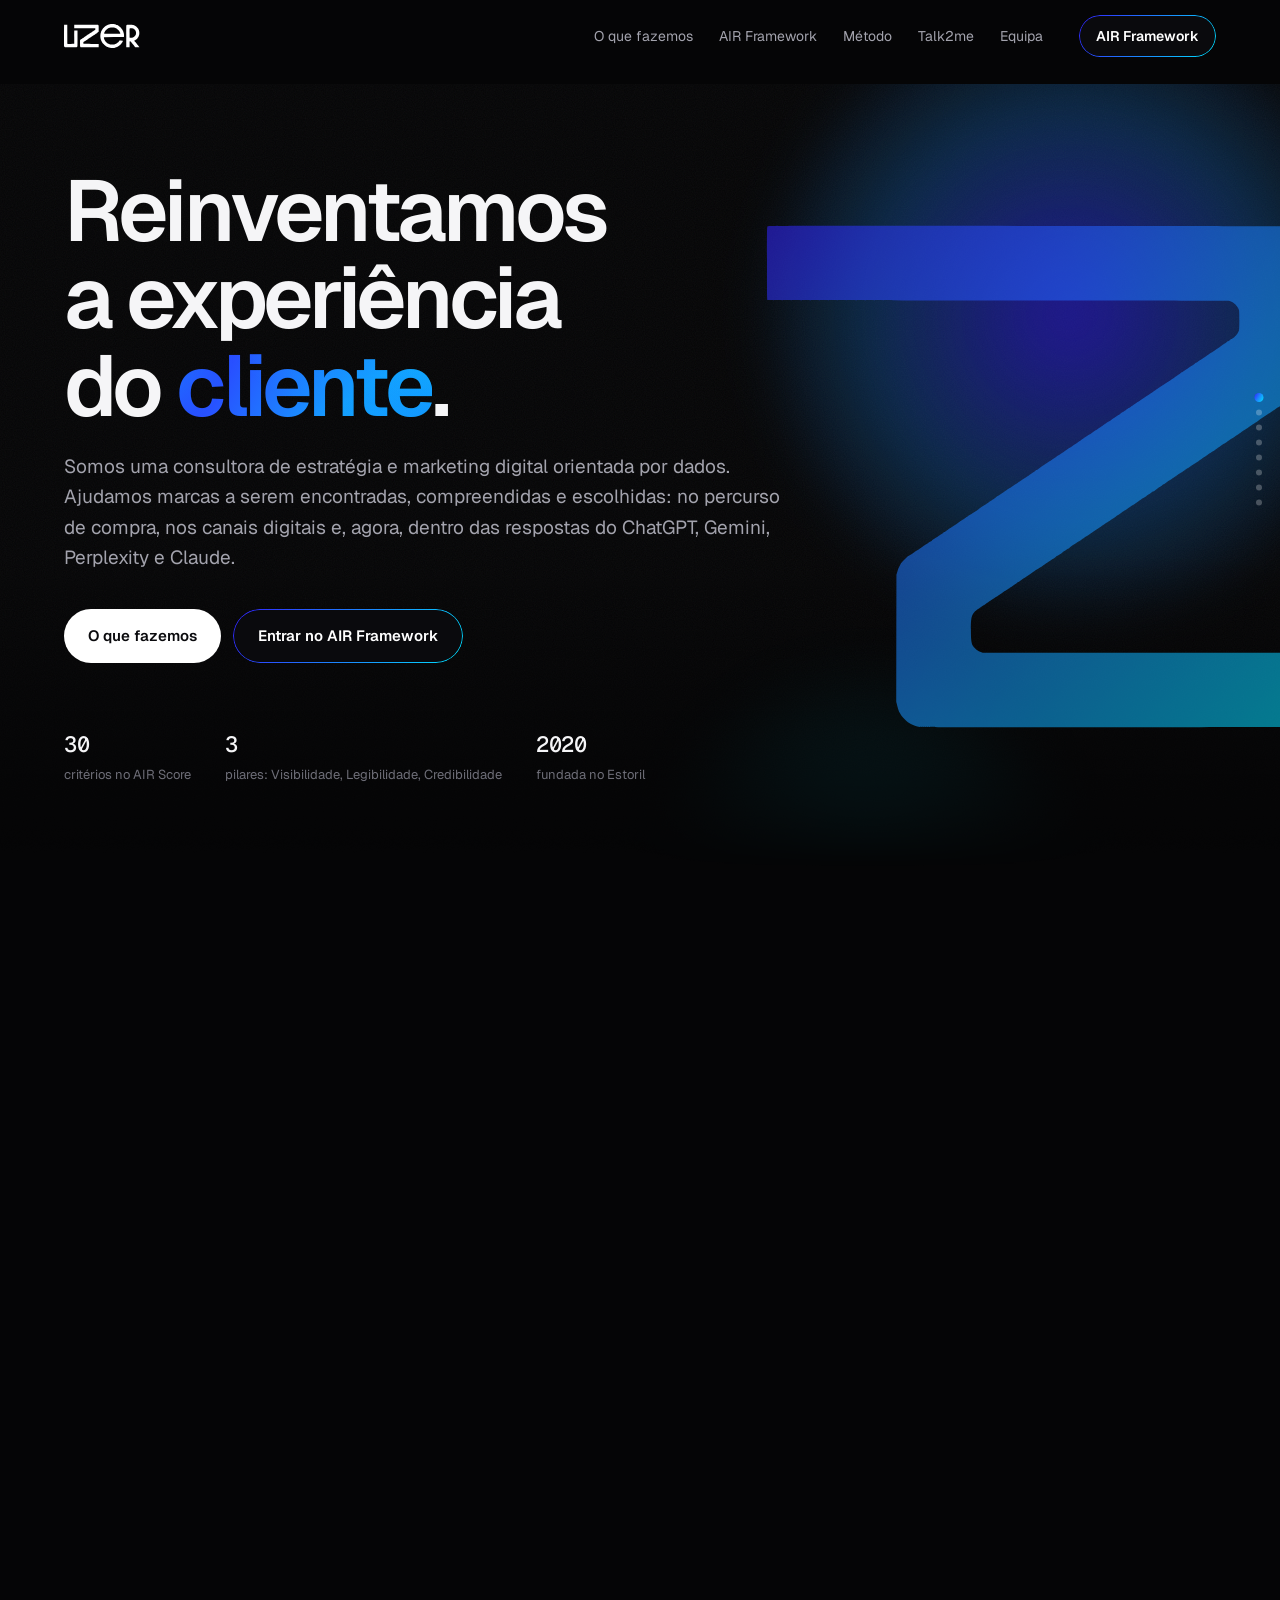
<file: index.html>
<!doctype html>
<html lang="pt">
<head>
<script>window.SCENES = !matchMedia('(prefers-reduced-motion: reduce)').matches;</script>
<meta charset="utf-8">
<meta name="viewport" content="width=device-width, initial-scale=1, viewport-fit=cover">
<title>UZER Consulting</title>
<meta name="description" content="UZER Consulting: consultoria de estratégia, customer experience e visibilidade em IA. Criadores do AIR (AI Readiness Score). Estoril, Portugal.">
<meta property="og:title" content="UZER Consulting">
<meta property="og:description" content="Reinventamos a experiência do cliente com estratégia, dados e presença nas respostas da IA.">
<meta property="og:type" content="website">
<meta property="og:url" content="https://uzerconsulting.pt/">
<meta name="theme-color" content="#050506">
<link rel="icon" href="assets/uzer-logo.svg" type="image/svg+xml">
<link rel="preconnect" href="https://fonts.googleapis.com"><link rel="preconnect" href="https://fonts.gstatic.com" crossorigin>
<link rel="stylesheet" href="https://fonts.googleapis.com/css2?family=Geist:wght@300;400;500;600;700&family=Geist+Mono:wght@400;500&display=swap">
<style>
/* Layout: página única em fundo preto; navegação em vidro fosco com botão "AIR Framework";
   hero com o "Z" do logótipo em gradiente de marca (capa LinkedIn: ardósia → azul elétrico → ciano);
   secções em grelha de 12 colunas, cartões escuros com fio fino; a única cor é o gradiente. */
:root{
  --bg:#050506; --bg-2:#0B0B0E; --card:#0F0F13; --card-2:#15151B; --hair:rgba(255,255,255,.08); --hair-2:rgba(255,255,255,.14);
  --text:#F5F5F7; --text-2:#A3A3AD; --text-3:#6E6E78;
  --g1:#262C3A; --g2:#3322FF; --g3:#1A8CFF; --g4:#00E1FF;
  --grad:linear-gradient(120deg,var(--g2) 0%,var(--g3) 55%,var(--g4) 100%);
  --neon:#7A66FF; --neon-glow:rgba(122,102,255,.55);
  --font:"Geist",ui-sans-serif,-apple-system,"Segoe UI",Roboto,Helvetica,Arial,sans-serif;
  --mono:"Geist Mono",ui-monospace,"SF Mono",Menlo,monospace;
  --maxw:1200px; --r:20px;
  --shadow:0 1px 2px rgba(0,0,0,.6), 0 24px 60px -24px rgba(0,0,0,.95), 0 10px 40px -20px rgba(40,60,140,.28);
  --shadow-hi:0 1px 2px rgba(0,0,0,.6), 0 34px 80px -24px rgba(0,0,0,1), 0 16px 60px -20px rgba(40,90,200,.38);
  color-scheme:dark;
}
*{box-sizing:border-box}
html{scroll-behavior:smooth}
body{margin:0;background:var(--bg);color:var(--text);font-family:var(--font);font-size:16px;line-height:1.6;-webkit-font-smoothing:antialiased;overflow-x:hidden}
a{color:inherit;text-decoration:none}
:focus-visible{outline:2px solid var(--g4);outline-offset:3px;border-radius:6px}
.wrap{max-width:var(--maxw);margin:0 auto;padding-inline:24px}
@media (max-width:600px){.wrap{padding-inline:16px}}
.logo{display:block;color:#fff}.logo svg{display:block;height:100%;width:auto}
.grad-text{background:var(--grad);-webkit-background-clip:text;background-clip:text;color:transparent}
.grad-text.cloud{background-image:
    radial-gradient(38% 58% at 22% 38%,rgba(0,225,255,.95),transparent 72%),
    radial-gradient(46% 70% at 74% 62%,rgba(51,34,255,.95),transparent 72%),
    radial-gradient(34% 52% at 52% 18%,rgba(26,140,255,.9),transparent 70%),
    linear-gradient(120deg,var(--g2),var(--g3) 55%,var(--g4));
  background-size:230% 230%,240% 240%,260% 260%,100% 100%;background-position:30% 40%,70% 60%,50% 30%,0 0;
  transition:background-position 2.8s cubic-bezier(.45,.05,.55,.95)}

/* nav */
.nav{position:fixed;top:0;left:0;right:0;z-index:50;padding-top:env(safe-area-inset-top,0px);transition:background .25s,box-shadow .25s}
.nav.scrolled{background:rgba(5,5,6,.72);backdrop-filter:saturate(150%) blur(16px);-webkit-backdrop-filter:saturate(150%) blur(16px);box-shadow:0 10px 40px -10px rgba(0,0,0,.9)}
/* sobre o Método em branco a barra fica preta sólida: o vidro escuro sobre branco fica cinzento baço */
.nav.solid{background:#050506;-webkit-backdrop-filter:none;backdrop-filter:none;box-shadow:0 12px 32px -14px rgba(0,0,0,.55)}
.nav-in{display:flex;align-items:center;gap:28px;height:72px}
.nav .logo{height:24px}
.nav-links{display:flex;gap:26px;margin-left:auto;font-size:14px;color:var(--text-2)}
.nav-links a:hover{color:var(--text)}
@media (max-width:860px){.nav-links{display:none}}
.btn{display:inline-flex;align-items:center;gap:10px;border-radius:999px;font-weight:600;font-size:14px;padding:11px 20px;transition:transform .15s, box-shadow .2s, background .2s, border-color .2s;white-space:nowrap}
.btn:active{transform:translateY(1px)}
.btn-air{position:relative;color:#fff;background:#0A0A0D;border:1px solid transparent;background-clip:padding-box;isolation:isolate}
.btn-air::before{content:"";position:absolute;inset:-1px;border-radius:inherit;padding:1px;background:var(--grad);-webkit-mask:linear-gradient(#000 0 0) content-box,linear-gradient(#000 0 0);-webkit-mask-composite:xor;mask-composite:exclude;z-index:-1}
.btn-air:hover{box-shadow:0 0 0 4px rgba(26,140,255,.14),0 10px 30px -8px rgba(51,34,255,.6)}
.btn-air .dot{width:7px;height:7px;border-radius:50%;background:var(--g4);box-shadow:0 0 10px var(--g4)}
.btn-white{background:#fff;color:#0A0A0D}
.btn-white:hover{background:#E8E8EE}
.btn-ghost{background:rgba(255,255,255,.06);color:var(--text);box-shadow:0 1px 2px rgba(0,0,0,.6),0 10px 28px -14px rgba(0,0,0,.95)}
.btn-ghost:hover{background:rgba(255,255,255,.1)}
.nav .btn{padding:9px 16px;margin-left:8px}
@media (max-width:860px){.nav .btn{margin-left:auto}}

/* hero */
.hero{position:relative;min-height:92vh;display:flex;align-items:center;padding-block:130px 90px;overflow-x:clip}
.hero-bg{position:absolute;inset:0;pointer-events:none;overflow:hidden;-webkit-mask-image:linear-gradient(#000 60%,transparent);mask-image:linear-gradient(#000 60%,transparent)}
.hero-bg::before{content:"";position:absolute;width:900px;height:900px;right:-240px;top:-220px;border-radius:50%;
  background:radial-gradient(closest-side,rgba(51,34,255,.55),rgba(26,140,255,.25) 45%,transparent 72%);filter:blur(20px);animation:drift 18s ease-in-out infinite alternate}
.hero-bg::after{content:"";position:absolute;width:620px;height:620px;right:8%;bottom:-320px;border-radius:50%;
  background:radial-gradient(closest-side,rgba(0,225,255,.32),transparent 70%);filter:blur(30px);animation:drift 22s ease-in-out infinite alternate-reverse}
@keyframes drift{from{transform:translate(0,0)}to{transform:translate(-60px,40px)}}
.zwrap{position:absolute;right:max(-40px,calc(50% - 700px));top:50%;width:min(560px,55vw);aspect-ratio:1410/1290;transform:translateY(-50%);pointer-events:none}
.bigz{display:block;width:100%;height:100%;overflow:visible;opacity:calc(.55 * var(--zfade,1))}
@media (max-width:900px){.zwrap{right:-80px;width:90vw}.bigz{opacity:calc(.35 * var(--zfade,1))}}
main>section:not(.hero),footer{position:relative;z-index:3;background:var(--bg)}
main>.divider{position:relative;z-index:4}
.grain{position:absolute;inset:0;opacity:.05;mix-blend-mode:overlay;background-image:url("data:image/svg+xml,%3Csvg xmlns='http://www.w3.org/2000/svg' width='160' height='160'%3E%3Cfilter id='n'%3E%3CfeTurbulence type='fractalNoise' baseFrequency='.9' numOctaves='2'/%3E%3C/filter%3E%3Crect width='100%25' height='100%25' filter='url(%23n)'/%3E%3C/svg%3E")}
.hero .wrap{position:relative;z-index:2;width:100%}
.eyebrow{display:inline-flex;align-items:center;gap:10px;font-family:var(--mono);font-size:12px;letter-spacing:.12em;text-transform:uppercase;color:var(--text-2);border-radius:999px;padding:7px 15px;background:rgba(255,255,255,.05);box-shadow:0 8px 24px -8px rgba(0,0,0,.8)}
.eyebrow i{width:6px;height:6px;border-radius:50%;background:var(--g4);box-shadow:0 0 12px var(--g4)}
.hero h1{margin:0 0 22px;font-size:clamp(40px,7vw,86px);line-height:1.02;letter-spacing:-.045em;font-weight:600;max-width:13ch;text-wrap:balance}
.hero p.lead{margin:0;max-width:56ch;color:var(--text-2);font-size:clamp(17px,1.5vw,19px);line-height:1.6}
.hero-ctas{display:flex;gap:12px;flex-wrap:wrap;margin-top:36px}
.hero-ctas .btn{padding:14px 24px;font-size:15px}
.hero-meta{display:flex;gap:34px;flex-wrap:wrap;margin-top:64px;color:var(--text-3);font-size:13px}
.hero-meta b{display:block;color:var(--text);font-family:var(--mono);font-weight:500;font-size:22px;letter-spacing:-.02em;margin-bottom:2px}

/* secções */
section{position:relative}
.sec{padding-block:120px}
@media (max-width:700px){.sec{padding-block:80px}}
.sec-head{display:grid;grid-template-columns:minmax(0,1fr) minmax(0,1fr);gap:40px;align-items:end;margin-bottom:56px}
@media (max-width:860px){.sec-head{grid-template-columns:1fr;gap:18px}}
.kicker{font-family:var(--mono);font-size:12px;letter-spacing:.14em;text-transform:uppercase;color:var(--text-3);margin-bottom:14px}
h2{margin:0;font-size:clamp(30px,4.2vw,52px);line-height:1.06;letter-spacing:-.035em;font-weight:600;text-wrap:balance}
.sec-head p{margin:0;color:var(--text-2);font-size:17px;max-width:52ch}
.divider{height:1px;background:linear-gradient(90deg,transparent,var(--hair-2),transparent)}

/* serviços */
.services{display:grid;grid-template-columns:repeat(2,minmax(0,1fr));gap:16px}
@media (max-width:760px){.services{grid-template-columns:1fr}}
.svc{position:relative;background:linear-gradient(180deg,#131318,#0C0C10);border-radius:var(--r);padding:30px 30px 28px;overflow:hidden;box-shadow:var(--shadow);transition:box-shadow .3s, transform .3s}
.svc:hover{box-shadow:var(--shadow-hi);transform:translateY(-3px)}
.svc::after{content:"";position:absolute;inset:auto -40% -60% auto;width:320px;height:320px;border-radius:50%;background:radial-gradient(closest-side,rgba(51,34,255,.18),transparent);opacity:0;transition:opacity .3s}
.svc:hover::after{opacity:1}
.svc .num{font-family:var(--mono);font-size:12px;color:var(--text-3)}
.svc h3{margin:18px 0 10px;font-size:22px;letter-spacing:-.02em;font-weight:600}
.svc p{margin:0;color:var(--text-2);font-size:15px}
.svc ul{list-style:none;padding:0;margin:18px 0 0;display:flex;flex-wrap:wrap;gap:6px}
.svc li{font-size:12.5px;color:var(--text-2);background:rgba(255,255,255,.06);border-radius:999px;padding:4px 11px}
.svc.feature{grid-column:1 / -1;display:grid;grid-template-columns:minmax(0,1.1fr) minmax(0,1fr);gap:40px;align-items:center;padding:40px}
@media (max-width:900px){.svc.feature{grid-template-columns:1fr;padding:30px}}
.svc.feature{box-shadow:var(--shadow), 0 40px 120px -40px rgba(51,34,255,.45)}
.svc.feature:hover{box-shadow:var(--shadow-hi), 0 40px 120px -30px rgba(51,34,255,.6)}
.tag-new{display:inline-flex;font-family:var(--mono);font-size:11px;letter-spacing:.1em;text-transform:uppercase;padding:3px 10px;border-radius:999px;background:rgba(0,225,255,.1);color:#7DEBFF;margin-left:10px;vertical-align:middle}

/* mini-framework (pré-visualização AIR): só preto, branco e roxo néon */
.air-mini{display:grid;grid-template-columns:repeat(3,minmax(0,1fr));gap:10px}
.pill{position:relative;overflow:hidden;background:linear-gradient(180deg,#131318,#08080B);color:var(--text);border-radius:14px;padding:16px 14px 12px;box-shadow:0 1px 0 rgba(255,255,255,.06) inset,0 18px 40px -16px rgba(0,0,0,.95)}
.pill::before{content:"";position:absolute;left:14px;right:14px;top:0;height:2px;border-radius:2px;background:var(--neon);box-shadow:0 0 10px var(--neon),0 0 26px var(--neon-glow)}
.pill h4{margin:0 0 10px;font-size:11px;letter-spacing:.08em;color:#fff;font-weight:600}
.pill .row{display:flex;align-items:center;gap:6px;padding:3px 0;font-size:10.5px;color:var(--text-2)}
.pill .row b{font-family:var(--mono);font-size:9.5px;font-weight:500;color:#fff;background:rgba(122,102,255,.28);box-shadow:0 0 10px -2px var(--neon-glow);border-radius:4px;padding:1px 4px;min-width:24px;text-align:center}
.pill .row span{flex:1;min-width:0;white-space:nowrap;overflow:hidden;text-overflow:ellipsis}
.pill .row i{width:7px;height:7px;border-radius:50%;flex:0 0 auto;box-shadow:inset 0 0 0 1px rgba(255,255,255,.4)}
.pill .row i.g{background:var(--neon);box-shadow:0 0 8px var(--neon-glow)}
.pill .row i.y{background:rgba(255,255,255,.7);box-shadow:none}
.formula{margin-top:14px;font-family:var(--mono);font-size:12px;color:var(--text-2);text-align:center}
.legend{display:flex;justify-content:center;gap:16px;margin-top:8px;font-family:var(--mono);font-size:11px;color:var(--text-3)}
.legend i{display:inline-block;width:7px;height:7px;border-radius:50%;margin-right:6px;vertical-align:1px;box-shadow:inset 0 0 0 1px rgba(255,255,255,.4)}
.legend i.g{background:var(--neon);box-shadow:0 0 8px var(--neon-glow)}.legend i.y{background:rgba(255,255,255,.7);box-shadow:none}
#air .tag-new{background:rgba(122,102,255,.14);color:#C4B9FF;box-shadow:0 0 18px -4px var(--neon-glow)}
#air .btn-air::before{background:var(--neon)}
#air .btn-air:hover{box-shadow:0 0 0 4px rgba(122,102,255,.16),0 10px 30px -8px var(--neon-glow)}
@media (max-width:520px){.air-mini{grid-template-columns:1fr}}

/* método */
.steps{display:grid;grid-template-columns:repeat(4,minmax(0,1fr));gap:16px}
@media (max-width:860px){.steps{grid-template-columns:repeat(2,minmax(0,1fr))}}
@media (max-width:520px){.steps{grid-template-columns:1fr}}
.step{padding:26px 24px 28px;border-radius:var(--r);background:linear-gradient(180deg,#131318,#0C0C10);box-shadow:var(--shadow)}
.step .n{font-family:var(--mono);font-size:13px}
.step h3{margin:14px 0 8px;font-size:19px;font-weight:600;letter-spacing:-.015em}
.step p{margin:0;color:var(--text-2);font-size:14.5px}

/* talk2me */
.t2m{display:grid;grid-template-columns:minmax(0,1fr) minmax(0,1fr);gap:48px;align-items:center}
@media (max-width:860px){.t2m{grid-template-columns:1fr}}
.quotes{display:flex;flex-direction:column;gap:12px}
.quote{border-radius:16px;padding:20px 22px;background:linear-gradient(180deg,#131318,#0C0C10);box-shadow:var(--shadow)}
.quote p{margin:0 0 10px;font-size:17px;line-height:1.45;letter-spacing:-.01em}
.quote cite{display:inline-block;font-style:normal;font-family:var(--mono);font-size:12px;color:var(--text-3)}

/* equipa */
.team{display:grid;grid-template-columns:minmax(0,1.15fr) minmax(0,1fr);gap:48px;align-items:center}
@media (max-width:860px){.team{grid-template-columns:1fr}}
.photo{position:relative;border-radius:var(--r);overflow:hidden;aspect-ratio:4/5;max-width:100%;background:var(--card);box-shadow:var(--shadow-hi)}
.photo img{width:100%;height:100%;object-fit:cover;display:block;filter:grayscale(1) contrast(1.05)}
.photo::after{content:"";position:absolute;inset:0;background:linear-gradient(180deg,transparent 55%,rgba(5,5,6,.65))}
.people{display:flex;flex-direction:column;gap:10px;margin-top:28px}
.person{display:flex;align-items:baseline;justify-content:space-between;gap:16px;padding:15px 20px;border-radius:14px;background:linear-gradient(180deg,#131318,#0C0C10);box-shadow:var(--shadow)}
.person b{font-weight:500;font-size:18px;letter-spacing:-.01em}
.person span{font-family:var(--mono);font-size:12px;color:var(--text-3)}

/* CTA final + footer */
.cta{position:relative;border-radius:28px;padding:72px 48px;overflow:hidden;text-align:center;background:#0C0C10;box-shadow:var(--shadow-hi), 0 50px 140px -50px rgba(51,34,255,.5)}
@media (max-width:600px){.cta{padding:52px 22px}}
.cta::before{content:"";position:absolute;inset:0;background:radial-gradient(700px 300px at 50% 120%,rgba(51,34,255,.5),transparent 70%),radial-gradient(500px 240px at 80% -20%,rgba(0,225,255,.22),transparent 70%)}
.cta>*{position:relative}
.cta h2{max-width:18ch;margin:0 auto}
.cta p{color:var(--text-2);max-width:52ch;margin:18px auto 0}
.cta .hero-ctas{justify-content:center}
footer{padding-block:48px 56px;color:var(--text-3);font-size:13px}
.foot{display:flex;gap:24px;justify-content:space-between;align-items:flex-start;flex-wrap:wrap;padding-top:16px}
.foot .logo{height:20px;margin-bottom:12px}
.foot a:hover{color:var(--text)}
.foot-links{display:flex;gap:22px;flex-wrap:wrap}

/* entrada suave (estado de repouso visível) */
.rise{animation:rise .8s cubic-bezier(.2,.7,.2,1) both}
.rise.d1{animation-delay:.08s}.rise.d2{animation-delay:.16s}.rise.d3{animation-delay:.24s}.rise.d4{animation-delay:.32s}
@keyframes rise{from{opacity:0;transform:translateY(14px)}to{opacity:1;transform:none}}
/* cursor: seta branca de cantos arredondados, na direção normal e um pouco maior; um pouco maior ainda sobre links e botões */
html{cursor:url("data:image/svg+xml,%3Csvg xmlns='http://www.w3.org/2000/svg' width='32' height='32' viewBox='0 0 32 32'%3E%3Cpath d='M5.00 3.00 L5.00 22.00 L10.00 17.50 L13.50 25.00 L17.00 23.40 L13.60 16.00 L20.00 15.60 Z' fill='%23FFFFFF' stroke='%230A0A0D' stroke-width='1.50' stroke-linejoin='round' stroke-linecap='round'/%3E%3C/svg%3E") 5 3, auto}
a,button,[role=button],label,summary,.btn{cursor:url("data:image/svg+xml,%3Csvg xmlns='http://www.w3.org/2000/svg' width='36' height='36' viewBox='0 0 36 36'%3E%3Cpath d='M5.60 3.36 L5.60 24.64 L11.20 19.60 L15.12 28.00 L19.04 26.21 L15.23 17.92 L22.40 17.47 Z' fill='%23FFFFFF' stroke='%230A0A0D' stroke-width='1.68' stroke-linejoin='round' stroke-linecap='round'/%3E%3C/svg%3E") 6 3, pointer}
input,textarea,[contenteditable]{cursor:text}
/* parallax: o JS só mexe em translate/scale/opacity (propriedades independentes de transform) */
.divider{transform-origin:50% 50%}

/* efeitos criativos (só com JS ativo e sem "reduzir movimento") */
.tw .ghost{visibility:hidden}
.tw .typed::after{content:"";display:inline-block;width:2px;height:1em;margin-right:-2px;vertical-align:-.15em;background:var(--neon);box-shadow:0 0 8px var(--neon-glow);animation:caret 1s steps(1) infinite}
.tw.tw-done .typed::after{display:none}
@keyframes caret{50%{opacity:0}}
.services{perspective:1400px}
.pill::before{transform:scaleX(var(--l,1));transform-origin:left}
.pill .row i{transition:opacity .35s, box-shadow .35s}
.js-fx .pill .row i:not(.on){opacity:.15;box-shadow:inset 0 0 0 1px rgba(255,255,255,.4)}
/* Método: uma faixa branca abre a partir de uma linha e a secção fica em negativo */
#metodo{isolation:isolate}
#metodo::before{content:"";position:absolute;inset:0;z-index:-1;background:#F4F4F6;clip-path:inset(calc((1 - var(--inv,0)) * 50%) 0)}
#metodo .kicker,#metodo h2,#metodo .sec-head p,#metodo .step h3,#metodo .step p{transition:color .45s ease}
#metodo .step{transition:background .45s ease, box-shadow .45s ease}
#metodo.inv .kicker{color:#6E6E78}
#metodo.inv h2{color:#0A0A0D}
#metodo.inv .sec-head p{color:#4A4A52}
#metodo.inv .step{background:#fff;box-shadow:0 1px 2px rgba(0,0,0,.06),0 24px 50px -28px rgba(20,20,60,.4)}
#metodo.inv .step h3{color:#0A0A0D}
#metodo.inv .step p{color:#55555E}
.cta::before{opacity:var(--cg,1)}
@media (prefers-reduced-motion: reduce){*{animation:none!important;transition:none!important;scroll-behavior:auto!important}}
</style>

<style>
/* ---- teste: cenas fixas conduzidas pelo scroll ---- */
html.scenes main,html.scenes footer{display:none}
.stage{position:fixed;inset:0;overflow:hidden;z-index:2}
.scene{position:absolute;inset:0;display:flex;align-items:center;justify-content:center;padding:84px 0 32px;perspective:1400px}
.scene>.wrap,.scene>section{width:100%}
.scene .wrap{perspective:1400px}
.scene .hero{min-height:0;padding-block:0;overflow:visible;width:100%;height:100%}
.scene .sec{padding:0}
.scene .sec-head{margin-bottom:0}
.scene .wrap .wrap{padding-inline:0}
.scene .foot{margin-top:28px}
.scene .services{width:100%}
.scene .photo{aspect-ratio:auto;height:min(70vh,640px)}
.scene .team{align-items:center}
.scene .quote{position:relative}
/* Método: painel branco em ecrã inteiro que abre a partir de uma linha */
.m-panel{position:absolute;inset:0;background:#F4F4F6;clip-path:inset(50% 0);visibility:hidden}
.m-line{height:2px;margin-top:22px;border-radius:2px;background:rgba(10,10,13,.08);overflow:hidden}
.m-line i{display:block;height:100%;background:linear-gradient(90deg,#3322FF,#1A8CFF,#00E1FF);transform-origin:left;transform:scaleX(var(--k,0))}
/* Talk2me: indicador "a escrever" */
.t-dots{position:absolute;left:22px;top:22px;display:flex;gap:5px;opacity:0;transition:opacity .2s}
.t-dots i{width:6px;height:6px;border-radius:50%;background:var(--text-2);animation:tdot 1s infinite ease-in-out}
.t-dots i:nth-child(2){animation-delay:.15s}.t-dots i:nth-child(3){animation-delay:.3s}
@keyframes tdot{0%,60%,100%{translate:0 0;opacity:.35}30%{translate:0 -4px;opacity:1}}
/* navegação entre cenas */
.scene-dots{position:fixed;right:18px;top:50%;translate:0 -50%;z-index:60;display:flex;flex-direction:column;gap:9px}
.scene-dots i{width:6px;height:6px;border-radius:50%;background:rgba(255,255,255,.25);transition:background .3s, scale .3s}
.scene-dots i.on{background:linear-gradient(120deg,#3322FF,#1A8CFF,#00E1FF);scale:1.5}
body.invert .scene-dots i{background:rgba(0,0,0,.2)}
body.invert .scene .kicker{color:#6E6E78}
.test-tag{position:fixed;left:16px;bottom:14px;z-index:60;font:500 11px/1 "Geist Mono",monospace;letter-spacing:.1em;text-transform:uppercase;color:#6E6E78}
@media (max-width:760px){.scene{padding:76px 0 20px;align-items:flex-start;overflow:hidden}.scene .photo{height:42vh}.t-dots{left:18px;top:18px}}
</style>
</head>
<body>
<!--UZ-LOADER-->
<style id="uz-loader-css">
.uz-loader{position:fixed;inset:0;z-index:9999;display:grid;place-items:center;align-content:center;gap:26px;background:#050506;color:#fff;transition:opacity .45s ease,visibility .45s}
.uz-loader.done{opacity:0;visibility:hidden;pointer-events:none}
.uz-loader .uz-lg{width:min(230px,52vw)}
.uz-loader .uz-lg svg{display:block;width:100%;height:auto;overflow:visible}
.uz-loader .lp{fill:#fff;fill-opacity:1;stroke:#fff;stroke-opacity:0;stroke-width:1.3px;vector-effect:non-scaling-stroke;stroke-dasharray:1;stroke-dashoffset:0}
.uz-loader.play .lp{fill-opacity:0;stroke-opacity:1;stroke-dashoffset:1;
  animation:uz-draw 1.05s cubic-bezier(.65,0,.35,1) calc(var(--i) * .13s) forwards,uz-fill .45s ease calc(.95s + var(--i) * .09s) forwards}
.uz-loader.play.fast .lp{animation-duration:.55s,.3s;animation-delay:calc(var(--i) * .06s),calc(.42s + var(--i) * .05s)}
.uz-loader .uz-lg svg{animation:uz-breathe 1.9s ease-in-out 1.5s infinite alternate}
.uz-loader .uz-bar{width:min(230px,52vw);height:2px;border-radius:2px;background:rgba(255,255,255,.1);overflow:hidden}
.uz-loader .uz-bar i{display:block;height:100%;width:38%;border-radius:2px;background:linear-gradient(90deg,#3322FF,#1A8CFF,#00E1FF);transform:translateX(-110%);animation:uz-bar 1.25s cubic-bezier(.65,0,.35,1) .35s infinite}
@keyframes uz-draw{to{stroke-dashoffset:0}}
@keyframes uz-fill{to{fill-opacity:1;stroke-opacity:0}}
@keyframes uz-breathe{from{opacity:1}to{opacity:.55}}
@keyframes uz-bar{to{transform:translateX(280%)}}
@media (prefers-reduced-motion: reduce){.uz-loader .lp,.uz-loader.play .lp{animation:none;fill-opacity:1;stroke-opacity:0}.uz-loader .uz-lg svg{animation:none}.uz-loader .uz-bar i{animation:none;transform:none;width:100%;opacity:.5}}
</style>
<div id="uz-loader" class="uz-loader done" role="status" aria-live="polite" aria-label="A carregar"><div class="uz-lg"><svg xmlns="http://www.w3.org/2000/svg" viewBox="0 0 2840 900" aria-hidden="true" focusable="false"><g transform="translate(0.000000,900.000000) scale(0.100000,-0.100000)"
fill="currentColor" stroke="none">
<path class="lp" pathLength="1" style="--i:0" d="M17680 8984 c-25 -8 -81 -17 -125 -20 -173 -12 -516 -82 -710 -145
-33 -10 -67 -19 -75 -19 -8 -1 -33 -9 -55 -20 -22 -11 -48 -19 -58 -20 -10 0
-35 -9 -57 -20 -22 -11 -46 -20 -54 -20 -9 0 -35 -9 -58 -19 -24 -11 -72 -31
-108 -46 -61 -26 -387 -185 -420 -205 -8 -5 -41 -24 -73 -42 -32 -18 -71 -41
-85 -50 -15 -10 -40 -25 -55 -33 -53 -30 -207 -139 -369 -260 -270 -202 -691
-636 -887 -915 -57 -81 -198 -294 -215 -325 -9 -16 -26 -46 -38 -65 -56 -94
-157 -290 -218 -425 -10 -22 -27 -61 -39 -86 -12 -25 -21 -50 -21 -54 0 -4 -8
-26 -19 -49 -10 -23 -23 -56 -30 -73 -6 -18 -16 -48 -23 -65 -140 -392 -228
-822 -249 -1223 -11 -201 -4 -643 12 -748 5 -34 16 -111 23 -172 17 -134 41
-266 67 -362 10 -40 19 -81 19 -90 0 -10 9 -49 21 -88 66 -222 64 -218 109
-345 29 -84 42 -117 55 -147 8 -17 15 -37 15 -45 0 -7 9 -26 20 -43 11 -16 20
-36 20 -43 0 -14 165 -350 205 -417 13 -22 31 -53 39 -70 9 -16 25 -43 36 -60
11 -16 26 -42 35 -57 16 -28 95 -145 154 -228 17 -25 39 -56 48 -70 24 -34
125 -160 197 -245 128 -150 464 -475 591 -571 28 -21 64 -50 80 -66 17 -15 33
-28 36 -28 5 0 21 -11 94 -67 6 -5 55 -38 110 -74 150 -98 185 -121 230 -144
17 -9 48 -27 70 -40 42 -24 300 -154 370 -184 22 -10 56 -25 75 -34 55 -25
166 -67 176 -67 5 0 22 -7 38 -15 16 -9 46 -20 65 -25 20 -5 56 -16 81 -24 25
-9 78 -25 118 -36 39 -11 102 -29 140 -40 37 -11 74 -20 82 -20 8 0 53 -8 100
-19 131 -31 253 -50 395 -61 72 -6 151 -17 177 -25 68 -22 627 -22 687 0 23 8
99 19 169 25 152 12 347 46 527 91 22 6 65 16 95 23 30 7 78 21 105 30 28 9
91 29 140 46 136 44 156 51 201 71 23 11 45 19 49 19 4 0 29 9 54 21 25 11 66
30 91 41 68 30 133 60 155 71 128 65 229 120 270 145 28 18 60 36 72 41 12 6
45 26 72 46 28 19 55 35 59 35 5 0 17 9 27 20 10 11 22 20 28 20 5 0 22 10 38
23 15 12 54 40 85 62 49 35 158 119 233 180 115 93 316 285 436 415 110 120
311 373 385 485 8 13 30 44 48 69 17 26 32 49 32 52 0 2 15 26 33 52 18 26 54
85 80 132 27 47 54 96 62 110 8 14 44 86 80 160 37 74 73 148 81 163 17 35 18
57 2 57 -7 0 -74 7 -148 15 -74 9 -209 20 -300 25 -91 6 -199 14 -240 20 -41
5 -151 14 -245 20 -93 5 -217 15 -274 22 -104 12 -104 12 -137 -28 -19 -21
-34 -43 -34 -47 0 -5 -9 -21 -21 -35 -11 -15 -57 -77 -102 -138 -181 -247
-352 -424 -597 -620 -131 -105 -108 -88 -225 -165 -187 -123 -355 -212 -540
-287 -27 -11 -73 -30 -102 -41 -28 -12 -58 -21 -65 -21 -7 0 -35 -9 -63 -19
-111 -42 -315 -90 -520 -123 -122 -19 -179 -22 -450 -22 -274 0 -327 3 -455
23 -211 33 -392 74 -505 113 -16 6 -50 16 -75 23 -49 14 -105 37 -162 66 -20
10 -42 19 -48 19 -23 0 -202 92 -378 195 -89 52 -323 220 -397 285 -332 292
-503 491 -710 825 -58 92 -224 426 -225 451 -1 5 -9 27 -20 49 -11 22 -20 47
-20 55 0 8 -9 33 -20 55 -11 22 -19 47 -20 55 0 8 -9 42 -19 75 -42 129 -61
217 -61 282 0 60 4 74 33 118 17 27 52 63 77 80 l45 30 3630 5 3630 5 44 30
c25 17 58 51 74 78 29 47 29 47 28 350 -1 166 -5 338 -10 382 -32 282 -66 475
-121 695 -28 112 -49 188 -60 220 -7 19 -20 55 -29 80 -8 25 -21 63 -27 85 -6
22 -22 65 -34 95 -12 30 -29 73 -36 95 -8 22 -22 56 -31 75 -8 19 -24 53 -34
75 -66 149 -224 454 -247 477 -6 6 -12 15 -12 19 0 5 -13 27 -29 51 -15 24
-49 75 -74 113 -25 39 -62 93 -82 120 -20 28 -46 66 -59 85 -13 19 -32 44 -43
55 -10 11 -43 52 -73 90 -182 238 -582 618 -841 800 -132 93 -180 125 -184
125 -3 0 -27 15 -53 33 -100 70 -355 209 -512 280 -174 79 -293 126 -410 163
-25 8 -59 21 -77 29 -17 8 -37 15 -45 15 -7 0 -40 9 -73 20 -77 25 -241 66
-370 91 -152 31 -212 40 -324 50 -68 6 -142 17 -164 25 -58 20 -722 18 -787
-2z m700 -1264 c201 -14 470 -68 655 -132 17 -6 50 -16 75 -23 25 -7 61 -19
80 -28 19 -8 60 -25 90 -37 47 -19 98 -41 160 -70 22 -10 52 -25 80 -40 14 -8
41 -22 60 -32 19 -10 53 -30 75 -43 22 -13 46 -27 54 -31 43 -22 206 -134 304
-209 205 -156 491 -446 615 -623 152 -219 211 -316 307 -512 37 -74 75 -152
86 -172 10 -20 19 -43 19 -50 0 -7 7 -26 16 -43 31 -57 45 -140 33 -195 -13
-60 -38 -93 -98 -131 -45 -29 -45 -29 -2911 -29 -2865 0 -2865 0 -2905 21 -89
48 -131 143 -105 242 7 29 21 70 30 92 10 22 28 65 40 95 59 142 177 366 259
490 20 30 41 62 46 72 46 76 241 317 334 413 131 135 329 309 448 392 84 59
192 131 233 155 106 61 241 131 325 168 22 10 61 27 86 39 25 12 52 21 58 21
6 0 29 9 51 20 22 11 47 20 57 20 10 1 36 9 58 20 22 11 47 19 56 20 8 0 42 8
75 19 136 42 387 90 529 101 144 10 480 11 625 0z"/>
<path class="lp" pathLength="1" style="--i:1" d="M40 8674 c-13 -34 -13 -7888 0 -8003 5 -46 13 -88 18 -95 5 -6 13
-22 17 -36 16 -51 97 -141 170 -188 22 -15 71 -37 109 -49 69 -23 69 -23 2197
-23 2129 0 2129 0 2197 24 157 55 253 153 302 308 19 62 20 105 20 2982 0
1606 -2 2922 -6 2925 -11 11 -1185 11 -1205 0 -19 -9 -19 -60 -19 -2423 l0
-2414 -32 -48 c-18 -27 -53 -62 -78 -79 -45 -30 -45 -30 -1174 -33 -1129 -2
-1129 -2 -1170 19 -59 30 -95 67 -122 124 -24 50 -24 50 -24 3531 0 2693 -3
3483 -12 3492 -9 9 -155 12 -595 12 -583 0 -583 0 -593 -26z"/>
<path class="lp" pathLength="1" style="--i:2" d="M3845 8690 c-9 -14 -6 -1235 3 -1238 4 -1 1751 -3 3882 -5 l3876 -2
46 -30 c26 -17 62 -51 80 -75 33 -45 33 -45 33 -226 0 -181 0 -181 -28 -221
-25 -36 -64 -71 -109 -98 -9 -5 -109 -73 -223 -150 -113 -77 -224 -151 -245
-165 -21 -14 -132 -88 -245 -165 -114 -77 -214 -145 -223 -150 -10 -6 -37 -24
-61 -40 -24 -17 -52 -35 -61 -40 -10 -6 -26 -17 -35 -25 -9 -8 -25 -19 -35
-25 -27 -15 -494 -328 -500 -335 -6 -6 -593 -400 -620 -415 -10 -6 -26 -17
-35 -25 -9 -8 -25 -19 -35 -25 -10 -5 -138 -91 -285 -190 -146 -99 -284 -191
-305 -205 -21 -14 -132 -88 -245 -165 -114 -77 -214 -145 -223 -150 -10 -6
-37 -24 -61 -40 -24 -17 -52 -35 -61 -40 -10 -6 -26 -17 -35 -25 -9 -8 -25
-19 -35 -25 -27 -15 -494 -328 -500 -335 -5 -5 -465 -315 -498 -335 -9 -6 -37
-24 -61 -40 -24 -17 -52 -35 -61 -40 -10 -6 -26 -17 -35 -25 -9 -8 -25 -19
-35 -25 -10 -5 -138 -91 -284 -190 -147 -99 -283 -190 -304 -202 -129 -76
-220 -185 -252 -302 -19 -68 -20 -110 -20 -1141 0 -1020 1 -1073 19 -1139 22
-78 56 -137 115 -200 54 -57 104 -88 188 -117 68 -24 68 -24 3362 -24 1812 0
3301 3 3310 6 14 6 16 69 16 613 0 459 -3 610 -12 619 -9 9 -640 12 -2776 12
-2605 0 -2767 1 -2813 17 -29 11 -66 35 -90 59 -57 58 -69 112 -69 309 0 183
13 252 57 297 24 25 190 142 323 228 21 14 132 88 245 165 114 77 214 145 223
150 10 6 37 24 61 40 24 17 52 35 61 40 10 6 26 17 35 25 9 8 25 19 35 25 27
15 494 328 500 335 6 6 593 400 620 415 10 6 26 17 35 25 9 8 25 19 35 25 18
10 228 151 783 526 142 96 266 179 275 184 18 11 70 46 138 92 22 15 48 33 56
38 40 25 494 330 498 335 6 7 475 321 500 335 10 6 26 17 35 25 9 8 25 19 35
25 9 5 37 23 61 40 24 16 51 34 61 40 9 5 109 73 223 150 113 77 224 151 245
165 131 85 448 302 466 318 34 32 88 104 111 147 43 83 45 138 36 1225 -9
1025 -9 1025 -31 1075 -13 28 -26 55 -30 61 -48 75 -69 99 -114 131 -84 60
-118 76 -193 89 -89 16 -8790 20 -8800 4z"/>
<path class="lp" pathLength="1" style="--i:3" d="M23700 8686 c-140 -28 -252 -125 -320 -276 -25 -55 -25 -55 -28
-4079 -2 -2997 1 -4027 9 -4037 10 -12 115 -14 623 -12 l611 3 5 1067 5 1066
31 39 c42 52 101 90 151 98 58 8 139 -29 184 -85 19 -23 59 -72 90 -108 30
-37 74 -92 96 -123 23 -31 48 -62 55 -70 8 -8 47 -57 88 -109 41 -52 80 -101
88 -109 7 -8 32 -39 55 -70 22 -31 61 -81 86 -111 25 -30 51 -61 58 -70 6 -8
192 -242 414 -520 221 -278 438 -550 481 -605 43 -55 115 -144 159 -197 l81
-98 793 0 c493 0 796 4 800 10 4 7 -191 258 -377 485 -56 68 -150 185 -189
236 -26 33 -58 72 -71 87 -13 15 -48 59 -78 97 -30 39 -78 97 -106 131 -28 33
-69 85 -92 115 -23 30 -67 86 -99 125 -75 91 -41 49 -523 650 -230 287 -419
528 -421 535 -3 29 2 37 29 44 40 10 335 159 407 205 17 11 43 27 59 36 16 9
52 32 80 52 28 19 64 45 81 56 156 109 348 284 478 436 45 52 88 101 95 109
21 22 114 150 163 226 79 121 90 139 131 215 10 19 22 42 27 50 5 8 28 56 51
105 23 50 50 107 61 127 10 20 19 43 19 50 0 7 6 24 13 38 13 25 95 278 116
360 6 25 21 94 32 154 11 60 22 113 24 117 10 15 35 380 35 504 0 159 -22 419
-45 540 -32 164 -95 409 -120 462 -8 17 -15 38 -15 47 0 9 -9 33 -20 53 -11
21 -20 45 -20 53 0 9 -6 24 -14 35 -7 11 -17 31 -21 45 -10 32 -88 191 -125
255 -16 28 -36 64 -44 80 -9 17 -33 55 -53 87 -159 239 -342 450 -528 607 -49
41 -94 81 -100 87 -5 6 -46 38 -90 70 -196 144 -380 256 -560 343 -49 24 -107
52 -127 62 -20 10 -43 19 -50 19 -7 0 -30 9 -51 20 -20 11 -44 20 -53 20 -9 0
-30 7 -47 15 -31 14 -79 29 -177 56 -25 6 -74 20 -109 30 -35 11 -78 19 -94
19 -16 0 -56 7 -88 15 -119 31 -294 37 -1119 40 -641 3 -840 1 -890 -9z m1790
-1270 c122 -22 243 -53 302 -77 26 -10 52 -19 59 -19 18 0 193 -83 264 -125
22 -13 47 -27 55 -31 18 -9 141 -94 156 -108 7 -6 22 -20 35 -30 153 -123 302
-293 406 -465 66 -109 158 -321 185 -426 6 -22 17 -60 25 -85 7 -25 23 -126
35 -225 20 -176 20 -184 3 -350 -31 -314 -118 -564 -283 -815 -137 -209 -327
-397 -537 -535 -121 -80 -274 -154 -445 -215 -19 -7 -64 -19 -100 -26 -36 -8
-76 -19 -90 -24 -47 -19 -275 -40 -490 -47 -183 -5 -225 -3 -280 11 -78 20
-126 56 -162 122 -28 49 -28 49 -28 1679 0 1630 0 1630 21 1670 37 70 86 112
159 136 14 5 158 7 320 5 223 -2 318 -7 390 -20z"/>
</g></svg></div><div class="uz-bar"><i></i></div></div>
<script>
(function () {
  var L = document.getElementById("uz-loader");
  document.addEventListener("click", function (e) {
    var a = e.target.closest && e.target.closest('a[href^="airframework"]');
    if (!a || e.defaultPrevented || e.button !== 0 || e.metaKey || e.ctrlKey || e.shiftKey || e.altKey) return;
    e.preventDefault();
    try { sessionStorage.setItem("uz-loader", "1"); } catch (err) {}
    L.classList.remove("play"); void L.offsetWidth; L.classList.add("play", "fast"); L.classList.remove("done");
    setTimeout(function () { location.href = a.href; }, matchMedia("(prefers-reduced-motion: reduce)").matches ? 150 : 820);
  });
  addEventListener("pageshow", function (e) { if (e.persisted) L.classList.add("done"); });
})();
</script>
<!--/UZ-LOADER-->

<header class="nav" id="nav"><div class="wrap nav-in">
  <a class="logo" href="#top" aria-label="UZER Consulting, início"><svg xmlns="http://www.w3.org/2000/svg" viewBox="0 0 2840 900" aria-hidden="true" focusable="false"><g transform="translate(0.000000,900.000000) scale(0.100000,-0.100000)"
fill="currentColor" stroke="none">
<path d="M17680 8984 c-25 -8 -81 -17 -125 -20 -173 -12 -516 -82 -710 -145
-33 -10 -67 -19 -75 -19 -8 -1 -33 -9 -55 -20 -22 -11 -48 -19 -58 -20 -10 0
-35 -9 -57 -20 -22 -11 -46 -20 -54 -20 -9 0 -35 -9 -58 -19 -24 -11 -72 -31
-108 -46 -61 -26 -387 -185 -420 -205 -8 -5 -41 -24 -73 -42 -32 -18 -71 -41
-85 -50 -15 -10 -40 -25 -55 -33 -53 -30 -207 -139 -369 -260 -270 -202 -691
-636 -887 -915 -57 -81 -198 -294 -215 -325 -9 -16 -26 -46 -38 -65 -56 -94
-157 -290 -218 -425 -10 -22 -27 -61 -39 -86 -12 -25 -21 -50 -21 -54 0 -4 -8
-26 -19 -49 -10 -23 -23 -56 -30 -73 -6 -18 -16 -48 -23 -65 -140 -392 -228
-822 -249 -1223 -11 -201 -4 -643 12 -748 5 -34 16 -111 23 -172 17 -134 41
-266 67 -362 10 -40 19 -81 19 -90 0 -10 9 -49 21 -88 66 -222 64 -218 109
-345 29 -84 42 -117 55 -147 8 -17 15 -37 15 -45 0 -7 9 -26 20 -43 11 -16 20
-36 20 -43 0 -14 165 -350 205 -417 13 -22 31 -53 39 -70 9 -16 25 -43 36 -60
11 -16 26 -42 35 -57 16 -28 95 -145 154 -228 17 -25 39 -56 48 -70 24 -34
125 -160 197 -245 128 -150 464 -475 591 -571 28 -21 64 -50 80 -66 17 -15 33
-28 36 -28 5 0 21 -11 94 -67 6 -5 55 -38 110 -74 150 -98 185 -121 230 -144
17 -9 48 -27 70 -40 42 -24 300 -154 370 -184 22 -10 56 -25 75 -34 55 -25
166 -67 176 -67 5 0 22 -7 38 -15 16 -9 46 -20 65 -25 20 -5 56 -16 81 -24 25
-9 78 -25 118 -36 39 -11 102 -29 140 -40 37 -11 74 -20 82 -20 8 0 53 -8 100
-19 131 -31 253 -50 395 -61 72 -6 151 -17 177 -25 68 -22 627 -22 687 0 23 8
99 19 169 25 152 12 347 46 527 91 22 6 65 16 95 23 30 7 78 21 105 30 28 9
91 29 140 46 136 44 156 51 201 71 23 11 45 19 49 19 4 0 29 9 54 21 25 11 66
30 91 41 68 30 133 60 155 71 128 65 229 120 270 145 28 18 60 36 72 41 12 6
45 26 72 46 28 19 55 35 59 35 5 0 17 9 27 20 10 11 22 20 28 20 5 0 22 10 38
23 15 12 54 40 85 62 49 35 158 119 233 180 115 93 316 285 436 415 110 120
311 373 385 485 8 13 30 44 48 69 17 26 32 49 32 52 0 2 15 26 33 52 18 26 54
85 80 132 27 47 54 96 62 110 8 14 44 86 80 160 37 74 73 148 81 163 17 35 18
57 2 57 -7 0 -74 7 -148 15 -74 9 -209 20 -300 25 -91 6 -199 14 -240 20 -41
5 -151 14 -245 20 -93 5 -217 15 -274 22 -104 12 -104 12 -137 -28 -19 -21
-34 -43 -34 -47 0 -5 -9 -21 -21 -35 -11 -15 -57 -77 -102 -138 -181 -247
-352 -424 -597 -620 -131 -105 -108 -88 -225 -165 -187 -123 -355 -212 -540
-287 -27 -11 -73 -30 -102 -41 -28 -12 -58 -21 -65 -21 -7 0 -35 -9 -63 -19
-111 -42 -315 -90 -520 -123 -122 -19 -179 -22 -450 -22 -274 0 -327 3 -455
23 -211 33 -392 74 -505 113 -16 6 -50 16 -75 23 -49 14 -105 37 -162 66 -20
10 -42 19 -48 19 -23 0 -202 92 -378 195 -89 52 -323 220 -397 285 -332 292
-503 491 -710 825 -58 92 -224 426 -225 451 -1 5 -9 27 -20 49 -11 22 -20 47
-20 55 0 8 -9 33 -20 55 -11 22 -19 47 -20 55 0 8 -9 42 -19 75 -42 129 -61
217 -61 282 0 60 4 74 33 118 17 27 52 63 77 80 l45 30 3630 5 3630 5 44 30
c25 17 58 51 74 78 29 47 29 47 28 350 -1 166 -5 338 -10 382 -32 282 -66 475
-121 695 -28 112 -49 188 -60 220 -7 19 -20 55 -29 80 -8 25 -21 63 -27 85 -6
22 -22 65 -34 95 -12 30 -29 73 -36 95 -8 22 -22 56 -31 75 -8 19 -24 53 -34
75 -66 149 -224 454 -247 477 -6 6 -12 15 -12 19 0 5 -13 27 -29 51 -15 24
-49 75 -74 113 -25 39 -62 93 -82 120 -20 28 -46 66 -59 85 -13 19 -32 44 -43
55 -10 11 -43 52 -73 90 -182 238 -582 618 -841 800 -132 93 -180 125 -184
125 -3 0 -27 15 -53 33 -100 70 -355 209 -512 280 -174 79 -293 126 -410 163
-25 8 -59 21 -77 29 -17 8 -37 15 -45 15 -7 0 -40 9 -73 20 -77 25 -241 66
-370 91 -152 31 -212 40 -324 50 -68 6 -142 17 -164 25 -58 20 -722 18 -787
-2z m700 -1264 c201 -14 470 -68 655 -132 17 -6 50 -16 75 -23 25 -7 61 -19
80 -28 19 -8 60 -25 90 -37 47 -19 98 -41 160 -70 22 -10 52 -25 80 -40 14 -8
41 -22 60 -32 19 -10 53 -30 75 -43 22 -13 46 -27 54 -31 43 -22 206 -134 304
-209 205 -156 491 -446 615 -623 152 -219 211 -316 307 -512 37 -74 75 -152
86 -172 10 -20 19 -43 19 -50 0 -7 7 -26 16 -43 31 -57 45 -140 33 -195 -13
-60 -38 -93 -98 -131 -45 -29 -45 -29 -2911 -29 -2865 0 -2865 0 -2905 21 -89
48 -131 143 -105 242 7 29 21 70 30 92 10 22 28 65 40 95 59 142 177 366 259
490 20 30 41 62 46 72 46 76 241 317 334 413 131 135 329 309 448 392 84 59
192 131 233 155 106 61 241 131 325 168 22 10 61 27 86 39 25 12 52 21 58 21
6 0 29 9 51 20 22 11 47 20 57 20 10 1 36 9 58 20 22 11 47 19 56 20 8 0 42 8
75 19 136 42 387 90 529 101 144 10 480 11 625 0z"/>
<path d="M40 8674 c-13 -34 -13 -7888 0 -8003 5 -46 13 -88 18 -95 5 -6 13
-22 17 -36 16 -51 97 -141 170 -188 22 -15 71 -37 109 -49 69 -23 69 -23 2197
-23 2129 0 2129 0 2197 24 157 55 253 153 302 308 19 62 20 105 20 2982 0
1606 -2 2922 -6 2925 -11 11 -1185 11 -1205 0 -19 -9 -19 -60 -19 -2423 l0
-2414 -32 -48 c-18 -27 -53 -62 -78 -79 -45 -30 -45 -30 -1174 -33 -1129 -2
-1129 -2 -1170 19 -59 30 -95 67 -122 124 -24 50 -24 50 -24 3531 0 2693 -3
3483 -12 3492 -9 9 -155 12 -595 12 -583 0 -583 0 -593 -26z"/>
<path d="M3845 8690 c-9 -14 -6 -1235 3 -1238 4 -1 1751 -3 3882 -5 l3876 -2
46 -30 c26 -17 62 -51 80 -75 33 -45 33 -45 33 -226 0 -181 0 -181 -28 -221
-25 -36 -64 -71 -109 -98 -9 -5 -109 -73 -223 -150 -113 -77 -224 -151 -245
-165 -21 -14 -132 -88 -245 -165 -114 -77 -214 -145 -223 -150 -10 -6 -37 -24
-61 -40 -24 -17 -52 -35 -61 -40 -10 -6 -26 -17 -35 -25 -9 -8 -25 -19 -35
-25 -27 -15 -494 -328 -500 -335 -6 -6 -593 -400 -620 -415 -10 -6 -26 -17
-35 -25 -9 -8 -25 -19 -35 -25 -10 -5 -138 -91 -285 -190 -146 -99 -284 -191
-305 -205 -21 -14 -132 -88 -245 -165 -114 -77 -214 -145 -223 -150 -10 -6
-37 -24 -61 -40 -24 -17 -52 -35 -61 -40 -10 -6 -26 -17 -35 -25 -9 -8 -25
-19 -35 -25 -27 -15 -494 -328 -500 -335 -5 -5 -465 -315 -498 -335 -9 -6 -37
-24 -61 -40 -24 -17 -52 -35 -61 -40 -10 -6 -26 -17 -35 -25 -9 -8 -25 -19
-35 -25 -10 -5 -138 -91 -284 -190 -147 -99 -283 -190 -304 -202 -129 -76
-220 -185 -252 -302 -19 -68 -20 -110 -20 -1141 0 -1020 1 -1073 19 -1139 22
-78 56 -137 115 -200 54 -57 104 -88 188 -117 68 -24 68 -24 3362 -24 1812 0
3301 3 3310 6 14 6 16 69 16 613 0 459 -3 610 -12 619 -9 9 -640 12 -2776 12
-2605 0 -2767 1 -2813 17 -29 11 -66 35 -90 59 -57 58 -69 112 -69 309 0 183
13 252 57 297 24 25 190 142 323 228 21 14 132 88 245 165 114 77 214 145 223
150 10 6 37 24 61 40 24 17 52 35 61 40 10 6 26 17 35 25 9 8 25 19 35 25 27
15 494 328 500 335 6 6 593 400 620 415 10 6 26 17 35 25 9 8 25 19 35 25 18
10 228 151 783 526 142 96 266 179 275 184 18 11 70 46 138 92 22 15 48 33 56
38 40 25 494 330 498 335 6 7 475 321 500 335 10 6 26 17 35 25 9 8 25 19 35
25 9 5 37 23 61 40 24 16 51 34 61 40 9 5 109 73 223 150 113 77 224 151 245
165 131 85 448 302 466 318 34 32 88 104 111 147 43 83 45 138 36 1225 -9
1025 -9 1025 -31 1075 -13 28 -26 55 -30 61 -48 75 -69 99 -114 131 -84 60
-118 76 -193 89 -89 16 -8790 20 -8800 4z"/>
<path d="M23700 8686 c-140 -28 -252 -125 -320 -276 -25 -55 -25 -55 -28
-4079 -2 -2997 1 -4027 9 -4037 10 -12 115 -14 623 -12 l611 3 5 1067 5 1066
31 39 c42 52 101 90 151 98 58 8 139 -29 184 -85 19 -23 59 -72 90 -108 30
-37 74 -92 96 -123 23 -31 48 -62 55 -70 8 -8 47 -57 88 -109 41 -52 80 -101
88 -109 7 -8 32 -39 55 -70 22 -31 61 -81 86 -111 25 -30 51 -61 58 -70 6 -8
192 -242 414 -520 221 -278 438 -550 481 -605 43 -55 115 -144 159 -197 l81
-98 793 0 c493 0 796 4 800 10 4 7 -191 258 -377 485 -56 68 -150 185 -189
236 -26 33 -58 72 -71 87 -13 15 -48 59 -78 97 -30 39 -78 97 -106 131 -28 33
-69 85 -92 115 -23 30 -67 86 -99 125 -75 91 -41 49 -523 650 -230 287 -419
528 -421 535 -3 29 2 37 29 44 40 10 335 159 407 205 17 11 43 27 59 36 16 9
52 32 80 52 28 19 64 45 81 56 156 109 348 284 478 436 45 52 88 101 95 109
21 22 114 150 163 226 79 121 90 139 131 215 10 19 22 42 27 50 5 8 28 56 51
105 23 50 50 107 61 127 10 20 19 43 19 50 0 7 6 24 13 38 13 25 95 278 116
360 6 25 21 94 32 154 11 60 22 113 24 117 10 15 35 380 35 504 0 159 -22 419
-45 540 -32 164 -95 409 -120 462 -8 17 -15 38 -15 47 0 9 -9 33 -20 53 -11
21 -20 45 -20 53 0 9 -6 24 -14 35 -7 11 -17 31 -21 45 -10 32 -88 191 -125
255 -16 28 -36 64 -44 80 -9 17 -33 55 -53 87 -159 239 -342 450 -528 607 -49
41 -94 81 -100 87 -5 6 -46 38 -90 70 -196 144 -380 256 -560 343 -49 24 -107
52 -127 62 -20 10 -43 19 -50 19 -7 0 -30 9 -51 20 -20 11 -44 20 -53 20 -9 0
-30 7 -47 15 -31 14 -79 29 -177 56 -25 6 -74 20 -109 30 -35 11 -78 19 -94
19 -16 0 -56 7 -88 15 -119 31 -294 37 -1119 40 -641 3 -840 1 -890 -9z m1790
-1270 c122 -22 243 -53 302 -77 26 -10 52 -19 59 -19 18 0 193 -83 264 -125
22 -13 47 -27 55 -31 18 -9 141 -94 156 -108 7 -6 22 -20 35 -30 153 -123 302
-293 406 -465 66 -109 158 -321 185 -426 6 -22 17 -60 25 -85 7 -25 23 -126
35 -225 20 -176 20 -184 3 -350 -31 -314 -118 -564 -283 -815 -137 -209 -327
-397 -537 -535 -121 -80 -274 -154 -445 -215 -19 -7 -64 -19 -100 -26 -36 -8
-76 -19 -90 -24 -47 -19 -275 -40 -490 -47 -183 -5 -225 -3 -280 11 -78 20
-126 56 -162 122 -28 49 -28 49 -28 1679 0 1630 0 1630 21 1670 37 70 86 112
159 136 14 5 158 7 320 5 223 -2 318 -7 390 -20z"/>
</g></svg></a>
  <nav class="nav-links" aria-label="Secções">
    <a href="#servicos">O que fazemos</a><a href="#air">AIR Framework</a><a href="#metodo">Método</a><a href="#talk2me">Talk2me</a><a href="#equipa">Equipa</a>
  </nav>
  <a class="btn btn-air" href="airframework/">AIR Framework</a>
</div></header>

<main id="top">
  <section class="hero">
    <div class="hero-bg" id="heroBg"><div class="grain"></div></div>
    <div class="zwrap" aria-hidden="true">
      <svg class="bigz" id="bigz" viewBox="0 0 1410 1290" overflow="visible" focusable="false">
        <defs>
          <!-- os paths do Z vêm com transform (escala 0,1 e y invertido): o degradê é definido nesse espaço -->
          <linearGradient id="zgP" gradientUnits="userSpaceOnUse" x1="0" y1="12900" x2="14100" y2="0"><stop offset="0" stop-color="#3322FF"/><stop offset=".55" stop-color="#1A8CFF"/><stop offset="1" stop-color="#00E1FF"/></linearGradient>
          <linearGradient id="zx1"><stop offset="0" stop-color="#312BFF" stop-opacity="0"/><stop offset=".35" stop-color="#312BFF"/></linearGradient>
          <linearGradient id="zx4"><stop offset=".65" stop-color="#03D9FF"/><stop offset="1" stop-color="#03D9FF" stop-opacity="0"/></linearGradient>
        </defs>
        <g fill="url(#zgP)">
<path transform="translate(0.000000,1290.000000) scale(0.100000,-0.100000)" d="M195 12736 c-20 -14 -20 -34 -20 -930 0 -629 3 -918 11 -926 7 -7
1740 -10 5780 -10 3344 0 5795 -4 5831 -9 46 -7 76 -19 120 -49 65 -44 130
-130 144 -189 11 -49 11 -456 0 -505 -13 -55 -68 -134 -126 -178 -29 -22 -57
-40 -63 -40 -6 0 -27 -13 -45 -30 -19 -16 -39 -30 -43 -30 -5 -1 -25 -14 -44
-30 -19 -17 -39 -30 -45 -30 -5 0 -29 -15 -52 -33 -51 -39 -97 -71 -142 -100
-19 -12 -51 -33 -71 -47 -20 -14 -52 -35 -71 -47 -19 -12 -47 -31 -64 -43 -16
-12 -45 -31 -64 -43 -19 -12 -53 -34 -75 -50 -23 -15 -54 -35 -69 -45 -16 -9
-45 -29 -64 -44 -20 -16 -39 -28 -43 -28 -4 0 -23 -12 -43 -27 -19 -16 -48
-36 -64 -45 -15 -10 -47 -30 -69 -45 -23 -16 -61 -41 -84 -57 -24 -15 -53 -37
-64 -47 -11 -11 -25 -19 -31 -19 -6 0 -26 -13 -45 -30 -19 -16 -39 -29 -44
-30 -4 0 -22 -12 -40 -26 -17 -14 -65 -48 -106 -75 -85 -56 -98 -65 -193 -128
-108 -72 -141 -94 -178 -118 -19 -12 -47 -31 -64 -43 -16 -12 -45 -31 -64 -43
-19 -12 -53 -34 -75 -50 -23 -15 -54 -35 -70 -45 -16 -9 -40 -26 -55 -38 -14
-12 -40 -28 -56 -37 -17 -8 -39 -24 -49 -36 -11 -12 -23 -21 -28 -21 -10 0
-105 -61 -132 -86 -10 -9 -28 -22 -40 -28 -12 -6 -37 -23 -57 -38 -20 -16 -39
-28 -44 -28 -4 0 -21 -12 -39 -26 -42 -35 -134 -94 -144 -94 -5 0 -17 -9 -28
-21 -10 -12 -32 -28 -49 -36 -16 -9 -42 -25 -56 -37 -15 -12 -39 -29 -55 -38
-16 -10 -47 -30 -70 -45 -22 -16 -56 -38 -75 -50 -19 -12 -47 -31 -64 -43 -16
-12 -45 -31 -64 -43 -19 -12 -51 -33 -72 -47 -20 -14 -72 -48 -116 -77 -43
-28 -92 -63 -109 -77 -18 -14 -34 -26 -38 -26 -3 0 -40 -24 -82 -52 -42 -29
-84 -57 -93 -63 -9 -5 -32 -22 -52 -37 -20 -16 -40 -28 -46 -28 -5 0 -18 -8
-29 -19 -11 -10 -40 -32 -64 -47 -23 -16 -59 -40 -80 -54 -20 -14 -52 -35 -71
-47 -19 -12 -47 -31 -64 -43 -16 -12 -45 -31 -64 -43 -19 -12 -53 -34 -75 -50
-23 -15 -54 -35 -69 -45 -16 -9 -45 -29 -64 -44 -20 -16 -39 -28 -43 -28 -4 0
-23 -12 -43 -27 -19 -16 -48 -36 -64 -45 -15 -10 -46 -30 -69 -45 -22 -16 -56
-38 -75 -50 -45 -29 -91 -61 -142 -100 -23 -18 -47 -33 -52 -33 -6 0 -26 -13
-45 -30 -19 -16 -39 -29 -44 -30 -4 0 -22 -12 -40 -26 -17 -14 -66 -49 -109
-77 -44 -29 -96 -63 -116 -77 -21 -14 -53 -35 -72 -47 -19 -12 -47 -31 -64
-43 -16 -12 -45 -31 -64 -43 -19 -12 -51 -33 -71 -47 -20 -14 -52 -35 -71 -47
-19 -12 -47 -31 -64 -43 -16 -12 -45 -31 -64 -43 -19 -12 -53 -34 -75 -50 -23
-15 -54 -35 -70 -45 -16 -9 -44 -29 -61 -44 -18 -16 -35 -28 -39 -28 -6 0
-127 -80 -136 -90 -9 -10 -130 -90 -136 -90 -3 0 -20 -12 -38 -26 -17 -14 -66
-49 -109 -77 -44 -29 -96 -63 -116 -77 -21 -14 -53 -35 -72 -47 -19 -12 -47
-31 -64 -43 -16 -12 -45 -31 -64 -43 -19 -12 -51 -33 -71 -47 -21 -14 -49 -33
-64 -42 -14 -10 -38 -26 -52 -35 -41 -28 -95 -63 -181 -120 -43 -28 -92 -63
-109 -77 -18 -14 -36 -26 -40 -26 -5 -1 -25 -14 -44 -30 -19 -17 -38 -30 -44
-30 -5 0 -25 -12 -45 -27 -50 -39 -121 -86 -153 -102 -16 -8 -28 -18 -28 -22
0 -5 -17 -18 -37 -29 -35 -19 -54 -32 -138 -90 -16 -12 -45 -31 -64 -43 -19
-12 -51 -33 -71 -47 -20 -14 -52 -35 -71 -47 -19 -12 -47 -31 -64 -43 -84 -58
-103 -71 -138 -90 -52 -29 -183 -162 -210 -214 -44 -86 -56 -112 -79 -186
l-23 -75 -3 -1600 -2 -1600 30 -120 c18 -66 37 -127 45 -135 7 -8 22 -35 34
-58 26 -52 146 -175 216 -222 50 -33 136 -69 230 -96 43 -12 754 -14 4997 -12
3471 2 4950 6 4958 14 7 7 10 287 10 905 0 492 0 902 0 911 0 10 -13 24 -30
33 -26 13 -478 15 -4172 15 l-4143 0 -63 23 c-45 17 -79 39 -118 76 -30 29
-61 66 -69 81 -34 65 -45 166 -45 398 0 367 23 422 229 555 19 12 51 33 71 47
20 14 52 35 71 47 19 12 48 31 64 43 17 12 45 31 64 43 19 12 53 34 75 50 23
15 54 35 69 45 16 9 45 29 64 45 20 15 39 27 43 27 4 0 23 12 43 28 19 15 48
35 64 44 15 10 47 30 69 45 23 16 61 41 84 57 24 15 53 37 64 47 11 11 25 19
31 19 6 0 26 13 45 30 19 16 39 29 44 30 4 0 22 12 40 26 17 14 66 49 109 77
44 29 96 63 116 77 21 14 53 35 72 47 19 12 48 31 64 43 17 12 45 31 64 43 19
12 51 33 71 47 20 14 52 35 71 47 19 12 48 31 64 43 17 12 45 31 64 43 19 12
53 34 75 50 23 15 54 35 70 45 16 9 44 29 61 44 18 16 36 28 39 28 9 0 106 64
130 86 10 9 28 22 40 28 12 6 37 23 57 39 20 15 39 27 44 27 4 0 21 12 39 26
17 14 66 49 109 77 44 29 96 63 116 77 21 14 53 35 72 47 19 12 48 31 64 43
17 12 45 31 64 43 19 12 51 33 71 47 21 14 49 33 64 43 14 9 38 25 52 35 34
22 83 55 181 119 43 28 91 62 108 75 16 13 39 28 52 35 12 6 28 16 35 23 11 9
77 53 127 85 9 6 32 22 52 38 20 15 40 27 46 27 5 0 18 8 29 19 11 10 40 32
64 47 23 16 59 40 80 54 20 14 52 35 71 47 19 12 48 31 64 43 17 12 45 31 64
43 19 12 51 33 71 47 20 14 52 35 71 47 19 12 48 31 64 43 17 12 45 31 64 43
19 12 53 34 75 50 23 15 54 35 70 45 16 9 42 29 59 44 18 16 37 28 43 28 6 0
27 12 47 28 89 67 125 92 133 92 6 0 25 13 44 30 19 16 39 29 44 30 4 0 22 12
40 26 17 14 66 49 109 77 44 29 96 63 116 77 21 14 53 35 72 47 19 12 48 31
64 43 17 12 45 31 64 43 19 12 51 33 71 47 21 14 49 33 64 43 14 9 38 25 52
35 41 27 95 62 181 119 43 28 92 63 109 77 18 14 35 26 38 26 6 0 127 80 136
90 9 10 130 90 136 90 3 0 20 12 38 26 17 14 66 49 109 77 44 29 96 63 116 77
21 14 53 35 72 47 19 12 48 31 64 43 17 12 45 31 64 43 19 12 51 33 71 47 21
14 50 34 66 44 16 11 40 26 53 35 35 24 90 60 178 118 43 28 92 63 109 77 18
14 36 26 40 26 5 1 25 14 44 30 19 17 39 30 45 30 5 0 29 15 52 33 51 39 97
71 142 100 19 12 53 34 75 50 23 15 54 35 69 45 16 9 45 29 64 45 20 15 39 27
43 27 4 0 23 12 43 28 19 15 48 35 64 44 15 10 46 30 69 45 22 16 56 38 75 50
19 12 48 31 64 43 17 12 45 31 64 43 19 12 51 33 71 47 21 14 57 38 81 54 24
16 50 35 57 43 8 7 28 20 45 28 74 35 192 137 251 215 68 92 102 174 121 292
16 99 16 207 6 1610 -6 826 -15 1530 -20 1563 -14 93 -89 238 -170 329 -72 80
-224 167 -336 194 -65 15 -580 17 -6635 19 -5673 3 -6569 1 -6585 -11z"/>
</g>
        <rect class="zx" data-side="L" data-at="20" y="15" height="188" width="0" fill="url(#zx1)"/>
        <rect class="zx" data-side="R" data-at="1389" y="1090" height="187" width="0" fill="url(#zx4)"/>
      </svg>
    </div>
    <div class="wrap">
      <h1 class="rise d1" data-hero="0.30">Reinventamos a experiência do <span class="grad-text cloud">cliente</span>.</h1>
      <p class="lead rise d2" data-hero="0.22">Somos uma consultora de estratégia e marketing digital orientada por dados. Ajudamos marcas a serem encontradas, compreendidas e escolhidas: no percurso de compra, nos canais digitais e, agora, dentro das respostas do ChatGPT, Gemini, Perplexity e Claude.</p>
      <div class="hero-ctas rise d3" data-hero="0.15">
        <a class="btn btn-white" href="#servicos">O que fazemos</a>
        <a class="btn btn-air" href="airframework/">Entrar no AIR Framework</a>
      </div>
      <div class="hero-meta rise d4" data-hero="0.09">
        <div><b>30</b>critérios no AIR Score</div>
        <div><b>3</b>pilares: Visibilidade, Legibilidade, Credibilidade</div>
        <div><b>2020</b>fundada no Estoril</div>
      </div>
    </div>
  </section>

  <div class="divider" data-line></div>

  <section class="sec" id="servicos"><div class="wrap">
    <div class="sec-head">
      <div data-y="28" data-reveal><div class="kicker">O que fazemos</div><h2>Do percurso do cliente à resposta da IA.</h2></div>
      <p data-y="10" data-reveal>Trabalhamos onde a decisão acontece. Mapeamos o percurso do consumidor, identificamos as oportunidades com mais impacto e acompanhamos a execução até os resultados aparecerem.</p>
    </div>
    <div class="services">
      <article class="svc feature" id="air" data-y="12" data-reveal>
        <div>
          <span class="num">01</span>
          <h3>GEO e visibilidade em IA <span class="tag-new">AIR Framework</span></h3>
          <p>Os assistentes de IA já respondem antes de o cliente chegar ao seu site. Com o AIR (AI Readiness Score), o nosso modelo proprietário, auditamos 30 critérios com evidência pública verificável e medimos o que falta para a sua marca ser encontrada, compreendida e recomendada pela IA. Cada auditoria dá origem a um plano de ação por página e a sprints de melhoria com medição contínua.</p>
          <ul><li>Auditoria AIR com evidência</li><li>Planos de ação por página</li><li>Monitorização de prompts</li><li>Sprints bimestrais</li></ul>
          <div class="hero-ctas" style="margin-top:26px"><a class="btn btn-air" href="airframework/">Área de cliente AIR</a></div>
        </div>
        <div>
          <div class="air-mini" aria-label="Pré-visualização do AIR Framework">
            <div class="pill pv" data-y="16"><h4>VISIBILIDADE</h4>
              <div class="row"><b>V1</b><span>Páginas por serviço e pergunta</span><i class="g"></i></div>
              <div class="row"><b>V4</b><span>Perfis locais e diretórios</span><i class="g"></i></div>
              <div class="row"><b>V7</b><span>YouTube e podcasts</span><i class="y"></i></div>
              <div class="row"><b>V9</b><span>Índices dos assistentes</span><i class="g"></i></div></div>
            <div class="pill pl" data-y="38"><h4>LEGIBILIDADE</h4>
              <div class="row"><b>L1</b><span>Entidade consistente</span><i class="y"></i></div>
              <div class="row"><b>L5</b><span>Wikidata e bases de conhecimento</span><i class="r"></i></div>
              <div class="row"><b>L6</b><span>Dados estruturados</span><i class="y"></i></div>
              <div class="row"><b>L9</b><span>Acesso dos crawlers de IA</span><i class="g"></i></div></div>
            <div class="pill pc" data-y="60"><h4>CREDIBILIDADE</h4>
              <div class="row"><b>C1</b><span>Imprensa e media</span><i class="y"></i></div>
              <div class="row"><b>C5</b><span>Reviews públicas</span><i class="g"></i></div>
              <div class="row"><b>C7</b><span>Comunidades e fóruns</span><i class="r"></i></div>
              <div class="row"><b>C9</b><span>Gestão de avaliações</span><i class="g"></i></div></div>
          </div>
          <div class="formula">AIR = 35 × V/20 + 30 × L/20 + 35 × C/20 → de 0 a 100</div>
          <div class="legend"><span><i class="g"></i>forte</span><span><i class="y"></i>parcial</span><span><i></i>em falta</span></div>
        </div>
      </article>
      <article class="svc" data-y="16" data-reveal>
        <span class="num">02</span>
        <h3>Estratégia de customer experience</h3>
        <p>Mapas de percurso do consumidor, da descoberta à recomendação, construídos sobre dados reais. Priorizamos cada oportunidade num mapa de ação por impacto e esforço, para saber o que fazer primeiro.</p>
        <ul><li>Consumer journey</li><li>Personas</li><li>Mapa de ação</li><li>Posicionamento</li></ul>
      </article>
      <article class="svc" data-y="40" data-reveal>
        <span class="num">03</span>
        <h3>Marketing digital orientado por dados</h3>
        <p>SEO e SEM, conteúdo, email e automação, redes sociais e fidelização, desenhados por persona e ligados aos momentos do percurso onde têm mais retorno.</p>
        <ul><li>SEO / SEM</li><li>Content marketing</li><li>Marketing automation</li><li>Loyalty</li></ul>
      </article>
      <article class="svc" data-y="16" data-reveal>
        <span class="num">04</span>
        <h3>Formação de equipas</h3>
        <p>Programas de formação em marketing, gestão e experiência do cliente, e eventos de motivação de equipas, pensados para pôr o método a funcionar dentro da organização.</p>
        <ul><li>Marketing e gestão</li><li>Workshops</li><li>Eventos de equipa</li></ul>
      </article>
      <article class="svc" data-y="40" data-reveal>
        <span class="num">05</span>
        <h3>Produção cultural e conteúdos</h3>
        <p>Produção de projetos culturais, roteiros e conteúdos audiovisuais, e plataformas conversacionais como o Talk2me, que liga pessoas a lugares, obras e histórias.</p>
        <ul><li>Produção cultural</li><li>Audiovisual</li><li>Talk2me</li></ul>
      </article>
    </div>
  </div></section>

  <div class="divider" data-line></div>

  <section class="sec" id="metodo"><div class="wrap">
    <div class="sec-head">
      <div data-y="28" data-reveal><div class="kicker">Método</div><h2>Diagnóstico com prova. Ação com dono.</h2></div>
      <p data-y="10" data-reveal>Cada projeto segue o mesmo ciclo: medimos com evidência, transformamos os gaps em ações concretas e voltamos a medir.</p>
    </div>
    <div class="steps">
      <div class="step" data-y="10" data-reveal><span class="n grad-text">01</span><h3>Diagnóstico</h3><p>Auditoria critério a critério, com fontes, citações e capturas que provam cada avaliação.</p></div>
      <div class="step" data-y="22" data-reveal><span class="n grad-text">02</span><h3>Plano de ação</h3><p>Ações priorizadas por impacto e esforço, com responsável, por página e por canal.</p></div>
      <div class="step" data-y="34" data-reveal><span class="n grad-text">03</span><h3>Sprints</h3><p>Ciclos curtos de conteúdo, estrutura técnica e autoridade externa, executados com a sua equipa.</p></div>
      <div class="step" data-y="46" data-reveal><span class="n grad-text">04</span><h3>Medição</h3><p>Painel fixo de prompts e modelos para acompanhar a evolução face aos concorrentes.</p></div>
    </div>
  </div></section>

  <div class="divider" data-line></div>

  <section class="sec" id="talk2me"><div class="wrap t2m">
    <div data-y="24" data-reveal>
      <div class="kicker">Talk2me</div>
      <h2>Pôr os lugares a falar.</h2>
      <p style="color:var(--text-2);font-size:17px;max-width:50ch;margin:22px 0 0">O Talk2me é a nossa plataforma conversacional para cultura e turismo. Com o telemóvel, qualquer pessoa conversa com um monumento, um mural ou um objeto: fica a saber o que representa, quem o criou, vê o making-of e recebe sugestões do que visitar a seguir. Levámo-lo à Covilhã, com o NEST e o festival WOOL, para dar voz à arte urbana da cidade.</p>
    </div>
    <div class="quotes">
      <figure class="quote" style="margin:0" data-x="70" data-reveal><p>"A plataforma que nos põe a falar com paredes, arte e objetos."</p><cite>Observador</cite></figure>
      <figure class="quote" style="margin:0" data-x="-70" data-reveal><p>"Um chatbot que põe os monumentos em Portugal a falar."</p><cite>Visão</cite></figure>
      <figure class="quote" style="margin:0" data-x="70" data-reveal><p>"Criada para partilhar informação cultural de forma simples e rápida."</p><cite>SAPO</cite></figure>
    </div>
  </div></section>

  <div class="divider" data-line></div>

  <section class="sec" id="equipa"><div class="wrap team">
    <div class="photo" data-y="-18" data-reveal><img data-zoom="36" src="assets/equipa.jpg" alt="Os três sócios da UZER Consulting" loading="lazy" width="975" height="1300"></div>
    <div>
      <div class="kicker">Equipa</div>
      <h2>Uma equipa pequena, sénior e próxima.</h2>
      <p style="color:var(--text-2);font-size:17px;max-width:50ch;margin:22px 0 0">Juntamos consultoria de estratégia, marketing digital, investigação de consumidor e produção. Trabalhamos diretamente com quem decide, sem camadas entre o problema e a solução.</p>
      <div class="people">
        <div class="person" data-x="46" data-reveal><b>Filipa Caldeira</b><span>Partner</span></div>
        <div class="person" data-x="46" data-reveal><b>Nuno Moreira</b><span>Partner</span></div>
        <div class="person" data-x="46" data-reveal><b>Pedro Batalha</b><span>Partner</span></div>
      </div>
    </div>
  </div></section>

  <section class="sec" id="contacto" style="padding-top:40px"><div class="wrap">
    <div class="cta" data-grow data-reveal>
      <div class="kicker">Contacto</div>
      <h2>Vamos ver onde está a sua marca nas respostas da IA.</h2>
      <p>Começamos por um diagnóstico AIR. Se já é cliente, entre na sua área para ver a auditoria, a evidência de cada critério e o plano de ação.</p>
      <div class="hero-ctas">
        <a class="btn btn-white" href="https://www.linkedin.com/company/uzer-consulting/" target="_blank" rel="noopener">Falar connosco no LinkedIn</a>
        <a class="btn btn-air" href="airframework/">AIR Framework</a>
      </div>
    </div>
  </div></section>
</main>

<footer><div class="wrap foot">
  <div>
    <span class="logo"><svg xmlns="http://www.w3.org/2000/svg" viewBox="0 0 2840 900" aria-hidden="true" focusable="false"><g transform="translate(0.000000,900.000000) scale(0.100000,-0.100000)"
fill="currentColor" stroke="none">
<path d="M17680 8984 c-25 -8 -81 -17 -125 -20 -173 -12 -516 -82 -710 -145
-33 -10 -67 -19 -75 -19 -8 -1 -33 -9 -55 -20 -22 -11 -48 -19 -58 -20 -10 0
-35 -9 -57 -20 -22 -11 -46 -20 -54 -20 -9 0 -35 -9 -58 -19 -24 -11 -72 -31
-108 -46 -61 -26 -387 -185 -420 -205 -8 -5 -41 -24 -73 -42 -32 -18 -71 -41
-85 -50 -15 -10 -40 -25 -55 -33 -53 -30 -207 -139 -369 -260 -270 -202 -691
-636 -887 -915 -57 -81 -198 -294 -215 -325 -9 -16 -26 -46 -38 -65 -56 -94
-157 -290 -218 -425 -10 -22 -27 -61 -39 -86 -12 -25 -21 -50 -21 -54 0 -4 -8
-26 -19 -49 -10 -23 -23 -56 -30 -73 -6 -18 -16 -48 -23 -65 -140 -392 -228
-822 -249 -1223 -11 -201 -4 -643 12 -748 5 -34 16 -111 23 -172 17 -134 41
-266 67 -362 10 -40 19 -81 19 -90 0 -10 9 -49 21 -88 66 -222 64 -218 109
-345 29 -84 42 -117 55 -147 8 -17 15 -37 15 -45 0 -7 9 -26 20 -43 11 -16 20
-36 20 -43 0 -14 165 -350 205 -417 13 -22 31 -53 39 -70 9 -16 25 -43 36 -60
11 -16 26 -42 35 -57 16 -28 95 -145 154 -228 17 -25 39 -56 48 -70 24 -34
125 -160 197 -245 128 -150 464 -475 591 -571 28 -21 64 -50 80 -66 17 -15 33
-28 36 -28 5 0 21 -11 94 -67 6 -5 55 -38 110 -74 150 -98 185 -121 230 -144
17 -9 48 -27 70 -40 42 -24 300 -154 370 -184 22 -10 56 -25 75 -34 55 -25
166 -67 176 -67 5 0 22 -7 38 -15 16 -9 46 -20 65 -25 20 -5 56 -16 81 -24 25
-9 78 -25 118 -36 39 -11 102 -29 140 -40 37 -11 74 -20 82 -20 8 0 53 -8 100
-19 131 -31 253 -50 395 -61 72 -6 151 -17 177 -25 68 -22 627 -22 687 0 23 8
99 19 169 25 152 12 347 46 527 91 22 6 65 16 95 23 30 7 78 21 105 30 28 9
91 29 140 46 136 44 156 51 201 71 23 11 45 19 49 19 4 0 29 9 54 21 25 11 66
30 91 41 68 30 133 60 155 71 128 65 229 120 270 145 28 18 60 36 72 41 12 6
45 26 72 46 28 19 55 35 59 35 5 0 17 9 27 20 10 11 22 20 28 20 5 0 22 10 38
23 15 12 54 40 85 62 49 35 158 119 233 180 115 93 316 285 436 415 110 120
311 373 385 485 8 13 30 44 48 69 17 26 32 49 32 52 0 2 15 26 33 52 18 26 54
85 80 132 27 47 54 96 62 110 8 14 44 86 80 160 37 74 73 148 81 163 17 35 18
57 2 57 -7 0 -74 7 -148 15 -74 9 -209 20 -300 25 -91 6 -199 14 -240 20 -41
5 -151 14 -245 20 -93 5 -217 15 -274 22 -104 12 -104 12 -137 -28 -19 -21
-34 -43 -34 -47 0 -5 -9 -21 -21 -35 -11 -15 -57 -77 -102 -138 -181 -247
-352 -424 -597 -620 -131 -105 -108 -88 -225 -165 -187 -123 -355 -212 -540
-287 -27 -11 -73 -30 -102 -41 -28 -12 -58 -21 -65 -21 -7 0 -35 -9 -63 -19
-111 -42 -315 -90 -520 -123 -122 -19 -179 -22 -450 -22 -274 0 -327 3 -455
23 -211 33 -392 74 -505 113 -16 6 -50 16 -75 23 -49 14 -105 37 -162 66 -20
10 -42 19 -48 19 -23 0 -202 92 -378 195 -89 52 -323 220 -397 285 -332 292
-503 491 -710 825 -58 92 -224 426 -225 451 -1 5 -9 27 -20 49 -11 22 -20 47
-20 55 0 8 -9 33 -20 55 -11 22 -19 47 -20 55 0 8 -9 42 -19 75 -42 129 -61
217 -61 282 0 60 4 74 33 118 17 27 52 63 77 80 l45 30 3630 5 3630 5 44 30
c25 17 58 51 74 78 29 47 29 47 28 350 -1 166 -5 338 -10 382 -32 282 -66 475
-121 695 -28 112 -49 188 -60 220 -7 19 -20 55 -29 80 -8 25 -21 63 -27 85 -6
22 -22 65 -34 95 -12 30 -29 73 -36 95 -8 22 -22 56 -31 75 -8 19 -24 53 -34
75 -66 149 -224 454 -247 477 -6 6 -12 15 -12 19 0 5 -13 27 -29 51 -15 24
-49 75 -74 113 -25 39 -62 93 -82 120 -20 28 -46 66 -59 85 -13 19 -32 44 -43
55 -10 11 -43 52 -73 90 -182 238 -582 618 -841 800 -132 93 -180 125 -184
125 -3 0 -27 15 -53 33 -100 70 -355 209 -512 280 -174 79 -293 126 -410 163
-25 8 -59 21 -77 29 -17 8 -37 15 -45 15 -7 0 -40 9 -73 20 -77 25 -241 66
-370 91 -152 31 -212 40 -324 50 -68 6 -142 17 -164 25 -58 20 -722 18 -787
-2z m700 -1264 c201 -14 470 -68 655 -132 17 -6 50 -16 75 -23 25 -7 61 -19
80 -28 19 -8 60 -25 90 -37 47 -19 98 -41 160 -70 22 -10 52 -25 80 -40 14 -8
41 -22 60 -32 19 -10 53 -30 75 -43 22 -13 46 -27 54 -31 43 -22 206 -134 304
-209 205 -156 491 -446 615 -623 152 -219 211 -316 307 -512 37 -74 75 -152
86 -172 10 -20 19 -43 19 -50 0 -7 7 -26 16 -43 31 -57 45 -140 33 -195 -13
-60 -38 -93 -98 -131 -45 -29 -45 -29 -2911 -29 -2865 0 -2865 0 -2905 21 -89
48 -131 143 -105 242 7 29 21 70 30 92 10 22 28 65 40 95 59 142 177 366 259
490 20 30 41 62 46 72 46 76 241 317 334 413 131 135 329 309 448 392 84 59
192 131 233 155 106 61 241 131 325 168 22 10 61 27 86 39 25 12 52 21 58 21
6 0 29 9 51 20 22 11 47 20 57 20 10 1 36 9 58 20 22 11 47 19 56 20 8 0 42 8
75 19 136 42 387 90 529 101 144 10 480 11 625 0z"/>
<path d="M40 8674 c-13 -34 -13 -7888 0 -8003 5 -46 13 -88 18 -95 5 -6 13
-22 17 -36 16 -51 97 -141 170 -188 22 -15 71 -37 109 -49 69 -23 69 -23 2197
-23 2129 0 2129 0 2197 24 157 55 253 153 302 308 19 62 20 105 20 2982 0
1606 -2 2922 -6 2925 -11 11 -1185 11 -1205 0 -19 -9 -19 -60 -19 -2423 l0
-2414 -32 -48 c-18 -27 -53 -62 -78 -79 -45 -30 -45 -30 -1174 -33 -1129 -2
-1129 -2 -1170 19 -59 30 -95 67 -122 124 -24 50 -24 50 -24 3531 0 2693 -3
3483 -12 3492 -9 9 -155 12 -595 12 -583 0 -583 0 -593 -26z"/>
<path d="M3845 8690 c-9 -14 -6 -1235 3 -1238 4 -1 1751 -3 3882 -5 l3876 -2
46 -30 c26 -17 62 -51 80 -75 33 -45 33 -45 33 -226 0 -181 0 -181 -28 -221
-25 -36 -64 -71 -109 -98 -9 -5 -109 -73 -223 -150 -113 -77 -224 -151 -245
-165 -21 -14 -132 -88 -245 -165 -114 -77 -214 -145 -223 -150 -10 -6 -37 -24
-61 -40 -24 -17 -52 -35 -61 -40 -10 -6 -26 -17 -35 -25 -9 -8 -25 -19 -35
-25 -27 -15 -494 -328 -500 -335 -6 -6 -593 -400 -620 -415 -10 -6 -26 -17
-35 -25 -9 -8 -25 -19 -35 -25 -10 -5 -138 -91 -285 -190 -146 -99 -284 -191
-305 -205 -21 -14 -132 -88 -245 -165 -114 -77 -214 -145 -223 -150 -10 -6
-37 -24 -61 -40 -24 -17 -52 -35 -61 -40 -10 -6 -26 -17 -35 -25 -9 -8 -25
-19 -35 -25 -27 -15 -494 -328 -500 -335 -5 -5 -465 -315 -498 -335 -9 -6 -37
-24 -61 -40 -24 -17 -52 -35 -61 -40 -10 -6 -26 -17 -35 -25 -9 -8 -25 -19
-35 -25 -10 -5 -138 -91 -284 -190 -147 -99 -283 -190 -304 -202 -129 -76
-220 -185 -252 -302 -19 -68 -20 -110 -20 -1141 0 -1020 1 -1073 19 -1139 22
-78 56 -137 115 -200 54 -57 104 -88 188 -117 68 -24 68 -24 3362 -24 1812 0
3301 3 3310 6 14 6 16 69 16 613 0 459 -3 610 -12 619 -9 9 -640 12 -2776 12
-2605 0 -2767 1 -2813 17 -29 11 -66 35 -90 59 -57 58 -69 112 -69 309 0 183
13 252 57 297 24 25 190 142 323 228 21 14 132 88 245 165 114 77 214 145 223
150 10 6 37 24 61 40 24 17 52 35 61 40 10 6 26 17 35 25 9 8 25 19 35 25 27
15 494 328 500 335 6 6 593 400 620 415 10 6 26 17 35 25 9 8 25 19 35 25 18
10 228 151 783 526 142 96 266 179 275 184 18 11 70 46 138 92 22 15 48 33 56
38 40 25 494 330 498 335 6 7 475 321 500 335 10 6 26 17 35 25 9 8 25 19 35
25 9 5 37 23 61 40 24 16 51 34 61 40 9 5 109 73 223 150 113 77 224 151 245
165 131 85 448 302 466 318 34 32 88 104 111 147 43 83 45 138 36 1225 -9
1025 -9 1025 -31 1075 -13 28 -26 55 -30 61 -48 75 -69 99 -114 131 -84 60
-118 76 -193 89 -89 16 -8790 20 -8800 4z"/>
<path d="M23700 8686 c-140 -28 -252 -125 -320 -276 -25 -55 -25 -55 -28
-4079 -2 -2997 1 -4027 9 -4037 10 -12 115 -14 623 -12 l611 3 5 1067 5 1066
31 39 c42 52 101 90 151 98 58 8 139 -29 184 -85 19 -23 59 -72 90 -108 30
-37 74 -92 96 -123 23 -31 48 -62 55 -70 8 -8 47 -57 88 -109 41 -52 80 -101
88 -109 7 -8 32 -39 55 -70 22 -31 61 -81 86 -111 25 -30 51 -61 58 -70 6 -8
192 -242 414 -520 221 -278 438 -550 481 -605 43 -55 115 -144 159 -197 l81
-98 793 0 c493 0 796 4 800 10 4 7 -191 258 -377 485 -56 68 -150 185 -189
236 -26 33 -58 72 -71 87 -13 15 -48 59 -78 97 -30 39 -78 97 -106 131 -28 33
-69 85 -92 115 -23 30 -67 86 -99 125 -75 91 -41 49 -523 650 -230 287 -419
528 -421 535 -3 29 2 37 29 44 40 10 335 159 407 205 17 11 43 27 59 36 16 9
52 32 80 52 28 19 64 45 81 56 156 109 348 284 478 436 45 52 88 101 95 109
21 22 114 150 163 226 79 121 90 139 131 215 10 19 22 42 27 50 5 8 28 56 51
105 23 50 50 107 61 127 10 20 19 43 19 50 0 7 6 24 13 38 13 25 95 278 116
360 6 25 21 94 32 154 11 60 22 113 24 117 10 15 35 380 35 504 0 159 -22 419
-45 540 -32 164 -95 409 -120 462 -8 17 -15 38 -15 47 0 9 -9 33 -20 53 -11
21 -20 45 -20 53 0 9 -6 24 -14 35 -7 11 -17 31 -21 45 -10 32 -88 191 -125
255 -16 28 -36 64 -44 80 -9 17 -33 55 -53 87 -159 239 -342 450 -528 607 -49
41 -94 81 -100 87 -5 6 -46 38 -90 70 -196 144 -380 256 -560 343 -49 24 -107
52 -127 62 -20 10 -43 19 -50 19 -7 0 -30 9 -51 20 -20 11 -44 20 -53 20 -9 0
-30 7 -47 15 -31 14 -79 29 -177 56 -25 6 -74 20 -109 30 -35 11 -78 19 -94
19 -16 0 -56 7 -88 15 -119 31 -294 37 -1119 40 -641 3 -840 1 -890 -9z m1790
-1270 c122 -22 243 -53 302 -77 26 -10 52 -19 59 -19 18 0 193 -83 264 -125
22 -13 47 -27 55 -31 18 -9 141 -94 156 -108 7 -6 22 -20 35 -30 153 -123 302
-293 406 -465 66 -109 158 -321 185 -426 6 -22 17 -60 25 -85 7 -25 23 -126
35 -225 20 -176 20 -184 3 -350 -31 -314 -118 -564 -283 -815 -137 -209 -327
-397 -537 -535 -121 -80 -274 -154 -445 -215 -19 -7 -64 -19 -100 -26 -36 -8
-76 -19 -90 -24 -47 -19 -275 -40 -490 -47 -183 -5 -225 -3 -280 11 -78 20
-126 56 -162 122 -28 49 -28 49 -28 1679 0 1630 0 1630 21 1670 37 70 86 112
159 136 14 5 158 7 320 5 223 -2 318 -7 390 -20z"/>
</g></svg></span>
    UZERX · Consultoria, Formação e Produção, Lda<br>
    Rua de Angola, 6 · 2765-193 Estoril · Portugal
  </div>
  <div class="foot-links">
    <a href="#servicos">O que fazemos</a>
    <a href="airframework/">AIR Framework</a>
    <a href="https://www.linkedin.com/company/uzer-consulting/" target="_blank" rel="noopener">LinkedIn</a>
  </div>
  <div>© <span id="yr">2026</span> UZER Consulting</div>
</div></footer>

<script>window.SCENES = window.SCENES && ["#heroBg", "#bigz", ".hero h1", ".hero .lead", ".hero .hero-ctas", ".hero .hero-meta", "#servicos .sec-head h2", "#servicos .sec-head > p", "#air .air-mini", "#servicos .svc:not(.feature)", "#metodo .steps", "#metodo .sec-head h2", "#talk2me .t2m .quote", "#equipa .team .photo img", "#equipa .team > div:last-child .person", "#contacto .cta h2", "footer .foot", "#nav"].every(q => document.querySelector(q));</script>
<script>
(() => {
  const nav = document.getElementById("nav");
  const on = () => nav.classList.toggle("scrolled", scrollY > 12);
  addEventListener("scroll", on, { passive: true }); on();
  document.getElementById("yr").textContent = new Date().getFullYear();
  const reduce = matchMedia("(prefers-reduced-motion: reduce)").matches;
  // a entrada inicial usa animação em transform/opacity; depois de acabar, sai para o parallax mandar
  document.querySelectorAll(".rise").forEach(el => el.addEventListener("animationend", () => el.classList.remove("rise"), { once: true }));
  if (reduce || window.SCENES) return;

  const hero = document.querySelector(".hero"), heroBg = document.getElementById("heroBg"), bigz = document.getElementById("bigz");
  const heroLayers = [...hero.querySelectorAll("[data-hero]")].map(el => ({ el, k: +el.dataset.hero }));
  const bars = [...bigz.querySelectorAll(".zx")].map(el => ({ el, left: el.dataset.side === "L", at: +el.dataset.at }));
  const EXT = 1500;                                   // quanto cada barra do Z cresce (unidades do viewBox; o Z tem 1410)
  // contentores grandes: atributos no HTML; elementos pequenos: regras abaixo, cada um com a sua profundidade
  const cfg = new Map();
  document.querySelectorAll("[data-y],[data-x],[data-line],[data-reveal],[data-zoom],[data-grow]").forEach(el => cfg.set(el, {
    y: +el.dataset.y || 0, x: +el.dataset.x || 0, zoom: +el.dataset.zoom || 0,
    line: el.hasAttribute("data-line"), reveal: el.hasAttribute("data-reveal"), grow: el.hasAttribute("data-grow"),
  }));
  const RULES = [
    [".kicker", () => ({ y: 18 })],
    [".svc .num", () => ({ y: 20 })],
    [".svc h3", () => ({ y: 12 })],
    [".svc > p, .svc > div > p", () => ({ y: 5 })],
    [".svc li", (i) => ({ y: 8 + (i % 4) * 6, reveal: true })],
    [".tag-new", () => ({ y: 10 })],
    [".pill h4", () => ({ y: 8 })],
    [".pill .row", (i) => ({ x: 14 + (i % 4) * 7, reveal: true })],
    [".formula", () => ({ y: 16, reveal: true })],
    [".legend", () => ({ y: 22, reveal: true })],
    [".step .n", () => ({ y: 22 })],
    [".step h3", () => ({ y: 12 })],
    [".step p", () => ({ y: 5 })],
    [".quote p", () => ({ y: 8 })],
    [".quote cite", () => ({ y: 14 })],
    [".person b", () => ({ x: 10 })],
    [".person span", () => ({ x: -10 })],
    [".cta h2", () => ({ y: 14 })],
    [".cta p", () => ({ y: 8 })],
    [".cta .btn", (i) => ({ y: 10 + i * 8, reveal: true })],
    [".foot > div", (i) => ({ y: 6 + i * 6, reveal: true })],
  ];
  RULES.forEach(([sel, make]) => {
    // os índices contam por grupo de irmãos (ex.: as chips de cada cartão começam do zero)
    const counts = new Map();
    document.querySelectorAll(sel).forEach(el => {
      if (cfg.has(el) || el.closest(".hero .wrap > h1, .hero .wrap > p")) return;
      const n = counts.get(el.parentElement) || 0; counts.set(el.parentElement, n + 1);
      cfg.set(el, Object.assign({ y: 0, x: 0, zoom: 0, line: false, reveal: false, grow: false }, make(n)));
    });
  });
  const blank = () => ({ y: 0, x: 0, zoom: 0, line: false, reveal: false, grow: false });
  // efeitos criativos por secção
  document.documentElement.classList.add("js-fx");
  document.querySelectorAll(".services .svc").forEach(el => { if (cfg.has(el)) cfg.get(el).tilt = true; });          // cartões entram inclinados
  document.querySelectorAll(".pill").forEach(el => { const c = cfg.get(el); if (c) { c.pill = true; c.dots = [...el.querySelectorAll(".row i")]; } });
  document.querySelectorAll("section:not(.hero) h2").forEach(h => {                                                   // palavras acendem-se ao ler
    const words = h.textContent.trim().split(/\s+/);
    h.textContent = "";
    words.forEach((w, i) => { const sp = document.createElement("span"); sp.className = "w"; sp.textContent = w; h.append(sp); if (i < words.length - 1) h.append(" "); });
    const c = cfg.get(h) || blank(); c.words = [...h.querySelectorAll(".w")]; cfg.set(h, c);
  });
  const metodo = document.getElementById("metodo");
  if (metodo) cfg.set(metodo, Object.assign(blank(), { inv: true }));                                                            // Método em negativo
  const items = [...cfg].map(([el, c]) => Object.assign({ el, top: 0, h: 0 }, c));
  const metodoIt = items.find(it => it.inv);
  const clamp = v => Math.min(1, Math.max(0, v));
  const ease = t => t * t * (3 - 2 * t);

  // posições medidas sem os deslocamentos do parallax, para não haver realimentação
  const measure = () => {
    items.forEach(it => { it.el.style.translate = it.el.style.scale = ""; });
    items.forEach(it => { const r = it.el.getBoundingClientRect(); it.top = r.top + scrollY; it.h = r.height; });
    frame();
  };

  const frame = () => {
    const sy = scrollY, vh = innerHeight, k = innerWidth < 768 ? 0.5 : 1;

    // hero: o texto sobe mais depressa e apaga-se; o brilho e o Z ficam para trás (camadas mais fundas)
    const hh = hero.offsetHeight;
    if (sy < hh + vh) {
      const hp = clamp(sy / hh);
      heroLayers.forEach(({ el, k: hk }) => { el.style.translate = `0 ${(-sy * hk).toFixed(1)}px`; el.style.opacity = String(1 - clamp(hp * 1.3)); });
      heroBg.style.translate = `0 ${(sy * 0.25).toFixed(1)}px`;
      // barras do Z: no topo o Z é o normal; a descer, a de cima estica para a esquerda e a de baixo para a direita.
      // O corpo do Z não sai do sítio; só fica para trás na vertical para continuar à vista enquanto estica.
      const d = ease(clamp(sy / (hh * 0.7))) * EXT;
      bigz.style.translate = `0 ${(sy * 0.62).toFixed(1)}px`;
      bars.forEach(b => {
        b.el.setAttribute("width", d > 0.5 ? (d + 6).toFixed(1) : "0");
        b.el.setAttribute("x", (b.left ? b.at - d : b.at).toFixed(1));
      });
    }

    items.forEach(it => {
      const top = it.top - sy;
      if (top > vh + 200 || top + it.h < -200) return;            // fora do ecrã: não mexer
      const c = clamp((vh - top) / (vh + it.h)) - 0.5;            // -0.5 a entrar em baixo … +0.5 a sair em cima
      const r = ease(clamp((vh - top) / (vh * 0.42)));            // entrada: 0 → 1 até chegar a ~60% do ecrã
      const ty = -c * 2 * it.y * k + (it.reveal ? (1 - r) * 28 * k : 0);
      const tx = it.x * (1 - r) * k;
      if (it.line) { it.el.style.scale = `${(0.12 + 0.88 * r).toFixed(3)} 1`; return; }
      if (it.zoom) { it.el.style.translate = `0 ${(c * 2 * it.zoom * k).toFixed(1)}px`; it.el.style.scale = String(1.14 - 0.06 * (c + 0.5)); return; }
      it.el.style.translate = `${tx.toFixed(1)}px ${ty.toFixed(1)}px`;
      if (it.grow) { it.el.style.scale = String(0.93 + 0.07 * r); it.el.style.setProperty("--cg", r.toFixed(3)); }
      if (it.reveal) it.el.style.opacity = r.toFixed(3);
      if (it.tilt) it.el.style.rotate = `x ${((1 - r) * 14).toFixed(2)}deg`;
      if (it.pill) {
        it.el.style.setProperty("--l", r.toFixed(3));                                      // o fio néon desenha-se
        it.dots.forEach((d, i) => d.classList.toggle("on", r > (i + 1) / (it.dots.length + 1)));   // e as bolinhas acendem uma a uma
      }
      if (it.words) {
        const q = clamp((vh * 0.9 - top) / (vh * 0.45)) * (it.words.length + 1);
        it.words.forEach((w, i) => { w.style.opacity = (0.16 + 0.84 * clamp(q - i)).toFixed(3); });
      }
      if (it.inv) {
        const v = ease(clamp(1.25 - Math.abs(c) * 3.2)); it.v = v;
        it.el.style.setProperty("--inv", v.toFixed(3));
        it.el.classList.toggle("inv", v > 0.5);
      }
    });
    const mt = metodoIt ? metodoIt.top - sy : vh;
    nav.classList.toggle("solid", !!metodoIt && mt < vh && mt + metodoIt.h > 0 && (metodoIt.v || 0) > 0.02);
    ticking = false;
  };

  let ticking = false;
  addEventListener("scroll", () => { if (!ticking) { ticking = true; requestAnimationFrame(frame); } }, { passive: true });
  addEventListener("resize", measure);
  addEventListener("load", measure);
  if (document.fonts) document.fonts.ready.then(measure);
  measure();

  // máquina de escrever: etiquetas das secções e citações do Talk2me (o texto por escrever ocupa o lugar, invisível)
  const typer = (el, speed) => {
    const text = el.textContent;
    const typed = document.createElement("span"), ghost = document.createElement("span");
    typed.className = "typed"; ghost.className = "ghost"; ghost.textContent = text;
    el.textContent = ""; el.append(typed, ghost); el.classList.add("tw");
    return () => {
      let i = 0;
      const tick = () => {
        i += 1; typed.textContent = text.slice(0, i); ghost.textContent = text.slice(i);
        if (i < text.length) setTimeout(tick, speed); else setTimeout(() => el.classList.add("tw-done"), 1400);
      };
      tick();
    };
  };
  const io = new IntersectionObserver(entries => entries.forEach(e => {
    if (!e.isIntersecting) return;
    io.unobserve(e.target); setTimeout(e.target._type, e.target._delay || 0);
  }), { threshold: 0.6 });
  document.querySelectorAll("section:not(.hero) .kicker").forEach(el => { el._type = typer(el, 45); io.observe(el); });
  document.querySelectorAll("#talk2me .quote p").forEach((el, i) => { el._type = typer(el, 22); el._delay = i * 300; io.observe(el); });

  // métricas do topo: contam até ao valor
  document.querySelectorAll(".hero-meta b").forEach((b, i) => {
    const end = +b.textContent, start = end >= 1000 ? end - 26 : 0, t0 = performance.now() + 500 + i * 140, dur = 1200;
    b.textContent = String(start);
    const step = now => { const t = clamp((now - t0) / dur); b.textContent = String(Math.round(start + (end - start) * ease(t))); if (t < 1) requestAnimationFrame(step); };
    requestAnimationFrame(step);
  });
})();

  /* "cliente": o gradiente deriva devagar e ao acaso, como uma nuvem */
  const cloud = document.querySelector(".hero .cloud");
  if (cloud && !matchMedia("(prefers-reduced-motion: reduce)").matches) {
    const r = (a, b) => (a + Math.random() * (b - a)).toFixed(0);
    const drift = () => {
      cloud.style.backgroundPosition = `${r(5,95)}% ${r(10,90)}%, ${r(5,95)}% ${r(10,90)}%, ${r(5,95)}% ${r(10,90)}%, 0 0`;
      setTimeout(drift, 1900 + Math.random() * 1400);
    };
    setTimeout(drift, 150);
  }
</script>

<script>
(() => {
  if (!window.SCENES) return;
  const $ = (q, el = document) => el.querySelector(q), $$ = (q, el = document) => [...el.querySelectorAll(q)];
  const clamp = v => Math.min(1, Math.max(0, v));
  const lin = t => t;
  const outExpo = t => (t >= 1 ? 1 : 1 - Math.pow(2, -10 * t));        // entradas: rápidas e a assentar
  const outCubic = t => 1 - Math.pow(1 - t, 3);
  const inCubic = t => t * t * t;                                      // saídas: começam devagar e aceleram
  const inOut = t => (t < 0.5 ? 4 * t * t * t : 1 - Math.pow(-2 * t + 2, 3) / 2);
  const seg = (r, a, b, f = outCubic) => f(clamp((r - a) / (b - a)));
  document.documentElement.classList.add("scenes", "js-fx");

  // ---------- palco e cenas (os elementos da página são movidos, nada é duplicado nem perdido)
  const stage = document.createElement("div"); stage.className = "stage"; document.body.prepend(stage);
  const panel = document.createElement("div"); panel.className = "m-panel"; stage.append(panel);
  const makeScene = (nodes, id) => {
    const sc = document.createElement("div"); sc.className = "scene"; sc.dataset.id = id;
    const needsWrap = nodes.length > 1 || nodes.every(n => !n.classList.contains("wrap") && n.tagName !== "SECTION");
    const box = needsWrap ? Object.assign(document.createElement("div"), { className: "wrap" }) : sc;
    nodes.forEach(n => box.append(n)); if (needsWrap) sc.append(box);
    stage.append(sc); return sc;
  };

  // ---------- utilitários
  const typer = (el) => {                                              // máquina de escrever sem mexer no layout
    if (!el) return () => {};
    const text = el.textContent, typed = document.createElement("span"), ghost = document.createElement("span");
    typed.className = "typed"; ghost.className = "ghost"; ghost.textContent = text;
    el.textContent = ""; el.append(typed, ghost); el.classList.add("tw");
    let last = -1;
    return (k) => {
      const n = Math.round(clamp(k) * text.length);
      if (n !== last) { typed.textContent = text.slice(0, n); ghost.textContent = text.slice(n); last = n; }
      el.classList.toggle("tw-done", n === 0 || n === text.length);
    };
  };
  const lighter = (el, base = 0.14) => {                               // palavras que acendem
    if (!el) return () => {};
    const words = el.textContent.trim().split(/\s+/); el.textContent = "";
    const spans = words.map((w, i) => { const sp = document.createElement("span"); sp.textContent = w; el.append(sp); if (i < words.length - 1) el.append(" "); return sp; });
    return (k) => { const q = clamp(k) * (spans.length + 1); spans.forEach((sp, i) => { sp.style.opacity = (base + (1 - base) * clamp(q - i)).toFixed(3); }); };
  };
  const wipe = (el, k, dir = "right", round = 0) => {                  // máscara no sentido da leitura
    if (!el) return;
    if (k >= 1) { el.style.clipPath = ""; return; }
    const v = ((1 - k) * 100).toFixed(2), rr = round ? ` round ${round}px` : "";
    el.style.clipPath = dir === "right" ? `inset(0 ${v}% 0 0${rr})` : dir === "up" ? `inset(${v}% 0 0 0${rr})` : `inset(0 0 ${v}% 0${rr})`;
  };
  const set = (el, { x = 0, y = 0, s = 1, o = 1, rx = 0, blur = 0 } = {}) => {
    if (!el) return;
    const st = el.style;
    st.translate = x || y ? `${x.toFixed(1)}px ${y.toFixed(1)}px` : "";
    st.scale = s === 1 ? "" : s.toFixed(4);
    st.opacity = o >= 1 ? "" : Math.max(0, o).toFixed(3);
    st.rotate = rx ? `x ${rx.toFixed(2)}deg` : "";
    st.filter = blur > 0.15 ? `blur(${blur.toFixed(2)}px)` : "";
  };
  // saída comum: sobe e dissolve-se, em cascata de cima para baixo
  const outK = (x, i, span = 0.5, step = 0.07) => seg(x, i * step, span + i * step, inCubic);

  // ---------- 1. topo
  const hero = $(".hero"), heroBg = $("#heroBg"), bigz = $("#bigz");
  const bars = $$(".zx").map(el => ({ el, left: el.dataset.side === "L", at: +el.dataset.at }));
  const heroText = [$(".hero h1"), $(".hero .lead"), $(".hero .hero-ctas"), $(".hero .hero-meta")];
  const TOP = {
    apply(r, x) {
      // cada bloco sobe e desaparece contra uma linha invisível no seu próprio topo
      heroText.forEach((el, i) => {
        const k = outK(x, i, 0.45, 0.09), T = k * (el.offsetHeight + 10);
        el.style.translate = T ? `0 ${(-T).toFixed(1)}px` : "";
        el.style.clipPath = T ? `inset(${T.toFixed(1)}px 0 0 0)` : "";
      });
      // as barras do Z esticam e o Z recua em profundidade
      const d = seg(x, 0, 0.75) * 1500;
      bars.forEach(b => { b.el.setAttribute("width", d > 0.5 ? (d + 6).toFixed(1) : "0"); b.el.setAttribute("x", (b.left ? b.at - d : b.at).toFixed(1)); });
      const zk = seg(x, 0.4, 1, inCubic);
      bigz.style.setProperty("--zfade", (1 - zk).toFixed(3));
      set(bigz, { s: 1 - zk * 0.28, blur: zk * 6 });
      heroBg.style.opacity = (1 - seg(x, 0.2, 0.9)).toFixed(3);
    },
  };

  // ---------- 2. O que fazemos
  const sv = { head: $("#servicos .sec-head") };
  sv.kick = $(".kicker", sv.head); sv.h2 = $("h2", sv.head); sv.p = $(":scope > p", sv.head);
  const svType = typer(sv.kick), svLight = lighter(sv.h2);
  const SERV = {
    apply(r, x) {
      svType(seg(r, 0, 0.3, lin));
      const hin = seg(r, 0.05, 0.45, outExpo);
      svLight(seg(r, 0.15, 0.75, lin));
      wipe(sv.p, seg(r, 0.45, 0.92, inOut));
      set(sv.kick, { y: -outK(x, 0) * 70, o: 1 - outK(x, 0) });
      set(sv.h2, { y: (1 - hin) * 28 - outK(x, 1) * 70, o: hin * (1 - outK(x, 1)) });
      set(sv.p, { y: -outK(x, 2) * 70, o: 1 - outK(x, 2) });
    },
  };

  // ---------- 3. AIR
  const air = $("#air"), airL = $(":scope > div:first-child", air);
  const airA = { num: $(".num", airL), h3: $("h3", airL), p: $(":scope > p", airL), chips: $$("li", airL), btn: $(".btn", airL),
    pills: $$(".pill", air), formula: $(".formula", air), legend: $(".legend", air) };
  const airNum = typer(airA.num), airFormula = typer(airA.formula);
  airA.rows = airA.pills.map(pl => $$(".row", pl).map(row => ({ row, dot: $("i", row) })));
  const AIR = {
    apply(r, x) {
      // o cartão levanta-se da mesa
      const c = seg(r, 0, 0.35, outExpo), X = seg(x, 0, 0.8, inCubic);
      set(air, { y: (1 - c) * 90 - X * 80, rx: (1 - c) * 14, o: Math.min(1, c * 1.4) * (1 - X), s: 1 - X * 0.03, blur: X * 4 });
      // coluna do texto: número, título, texto no sentido da leitura, etiquetas, botão
      airNum(seg(r, 0.16, 0.26, lin));
      const h = seg(r, 0.2, 0.45, outExpo); set(airA.h3, { y: (1 - h) * 16, o: h });
      wipe(airA.p, seg(r, 0.3, 0.62, inOut));
      airA.chips.forEach((li, i) => { const k = seg(r, 0.5 + i * 0.05, 0.64 + i * 0.05, outExpo); set(li, { s: 0.85 + 0.15 * k, o: k }); });
      const b = seg(r, 0.7, 0.86, outExpo); set(airA.btn, { y: (1 - b) * 10, o: b });
      // pilares: chegam em sequência, o fio néon desenha-se e as linhas acendem uma a uma (a auditoria a correr)
      airA.pills.forEach((pl, i) => {
        const k = seg(r, 0.3 + i * 0.08, 0.55 + i * 0.08, outExpo);
        set(pl, { y: (1 - k) * 34, o: k });
        pl.style.setProperty("--l", seg(r, 0.42 + i * 0.08, 0.66 + i * 0.08, inOut).toFixed(3));
        airA.rows[i].forEach(({ row, dot }, j) => {
          const a = 0.55 + i * 0.06 + j * 0.04, kr = seg(r, a, a + 0.08, outExpo);
          set(row, { x: (1 - kr) * -10, o: kr });
          if (dot) dot.classList.toggle("on", r > a + 0.07);
        });
      });
      airFormula(seg(r, 0.72, 0.9, lin));
      set(airA.legend, { o: seg(r, 0.88, 0.98) });
    },
  };

  // ---------- 4. serviços (grelha): revelados em máscara, por ordem de leitura
  const cards = $$("#servicos .svc:not(.feature)");
  const grid = Object.assign(document.createElement("div"), { className: "services" }); cards.forEach(c => grid.append(c));
  const cardA = cards.map(cd => ({ cd, h3: $("h3", cd), p: $("p", cd), chips: $$("li", cd), num: typer($(".num", cd)) }));
  const GRID = {
    apply(r, x) {
      cardA.forEach(({ cd, h3, p, chips, num }, i) => {
        const a = i * 0.12, k = seg(r, a, a + 0.38, inOut), X = outK(x, i, 0.55, 0.08);
        wipe(cd, k, "right", 20);
        set(cd, { x: (1 - seg(r, a, a + 0.38, outExpo)) * -30, y: -X * 80, o: (k > 0 ? 1 : 0) * (1 - X) });
        num(seg(r, a + 0.1, a + 0.2, lin));
        const t = seg(r, a + 0.12, a + 0.4, outExpo); set(h3, { y: (1 - t) * 12, o: t });
        set(p, { o: seg(r, a + 0.2, a + 0.45) });
        chips.forEach((li, j) => { const kk = seg(r, a + 0.3 + j * 0.03, a + 0.42 + j * 0.03, outExpo); set(li, { s: 0.85 + 0.15 * kk, o: kk }); });
      });
    },
  };

  // ---------- 5. Método: faixa branca abre do centro; passos da esquerda para a direita com linha de progresso
  const metodo = $("#metodo"), mHead = $(".sec-head", metodo), nav = $("#nav");
  const mA = { kick: $(".kicker", mHead), h2: $("h2", mHead), p: $(":scope > p", mHead), steps: $$(".step", metodo) };
  const mLine = document.createElement("div"); mLine.className = "m-line"; mLine.innerHTML = "<i></i>"; $(".steps", metodo).after(mLine);
  const mType = typer(mA.kick), mLight = lighter(mA.h2), mNums = mA.steps.map(st => typer($(".n", st)));
  const METODO = {
    off() { panel.style.visibility = "hidden"; document.body.classList.remove("invert"); metodo.classList.remove("inv"); nav.classList.remove("solid"); },
    apply(r, x) {
      const open = seg(r, 0, 0.3, outExpo) * (1 - seg(x, 0.35, 0.9, inOut));
      panel.style.visibility = open > 0.001 ? "visible" : "hidden";
      panel.style.clipPath = `inset(${((1 - open) * 50).toFixed(2)}% 0)`;
      const inv = open > 0.5; document.body.classList.toggle("invert", inv); metodo.classList.toggle("inv", inv);
      nav.classList.toggle("solid", open > 0.01);                  // barra preta sólida sobre o branco
      const X = i => outK(x, i, 0.3, 0.04);                           // o conteúdo sai antes de o painel fechar
      mType(seg(r, 0.25, 0.42, lin)); set(mA.kick, { y: -X(0) * 50, o: 1 - X(0) });
      const h = seg(r, 0.28, 0.55, outExpo); mLight(seg(r, 0.32, 0.7, lin));
      set(mA.h2, { y: (1 - h) * 24 - X(1) * 50, o: h * (1 - X(1)) });
      wipe(mA.p, seg(r, 0.45, 0.72, inOut)); set(mA.p, { y: -X(2) * 50, o: 1 - X(2) });
      mA.steps.forEach((st, i) => {
        const a = 0.55 + i * 0.08, k = seg(r, a, a + 0.17, outExpo);
        set(st, { y: (1 - k) * 26 - X(3 + i) * 50, o: k * (1 - X(3 + i)) });
        mNums[i](seg(r, a, a + 0.07, lin));
      });
      mLine.style.setProperty("--k", (seg(r, 0.55, 0.95, inOut) * (1 - X(7))).toFixed(3));
    },
  };

  // ---------- 6. Talk2me: as citações chegam como mensagens (a escrever…, texto, fonte)
  const t2m = $("#talk2me .t2m"), tLeft = $(":scope > div:first-child", t2m);
  const tA = { kick: $(".kicker", tLeft), h2: $("h2", tLeft), p: $("p", tLeft), quotes: $$(".quote", t2m) };
  const tType = typer(tA.kick), tLight = lighter(tA.h2);
  const tQ = tA.quotes.map(q => {
    const dots = document.createElement("span"); dots.className = "t-dots"; dots.innerHTML = "<i></i><i></i><i></i>"; q.prepend(dots);
    return { q, dots, type: typer($("p", q)), cite: $("cite", q) };
  });
  const TALK = {
    apply(r, x) {
      tType(seg(r, 0, 0.18, lin)); tLight(seg(r, 0.05, 0.4, lin));
      const h = seg(r, 0.02, 0.3, outExpo);
      set(tA.h2, { y: (1 - h) * 24 - outK(x, 1) * 70, o: h * (1 - outK(x, 1)) });
      set(tA.kick, { y: -outK(x, 0) * 70, o: 1 - outK(x, 0) });
      wipe(tA.p, seg(r, 0.18, 0.42, inOut)); set(tA.p, { y: -outK(x, 2) * 70, o: 1 - outK(x, 2) });
      tQ.forEach(({ q, dots, type, cite }, i) => {
        const a = 0.32 + i * 0.2, arrive = seg(r, a, a + 0.08, outExpo), X = outK(x, 3 + i, 0.5, 0.07);
        set(q, { x: (1 - arrive) * 48, y: -X * 90, o: arrive * (1 - X) });
        dots.style.opacity = r > a + 0.02 && r < a + 0.09 ? "1" : "0";
        type(seg(r, a + 0.08, a + 0.17, lin));
        set(cite, { o: seg(r, a + 0.16, a + 0.2) });
      });
    },
  };

  // ---------- 7. Equipa: a fotografia revela-se de baixo para cima e assenta; nomes em faixa, cargo escrito
  const team = $("#equipa .team"), photo = $(".photo", team), img = $("img", photo), eText = $(":scope > div:last-child", team);
  const eA = { kick: $(".kicker", eText), h2: $("h2", eText), p: $(":scope > p", eText), people: $$(".person", eText) };
  const eType = typer(eA.kick), eLight = lighter(eA.h2), eRoles = eA.people.map(pr => typer($("span", pr)));
  const EQUIPA = {
    apply(r, x) {
      const k = seg(r, 0, 0.42, inOut), xk = seg(x, 0, 0.7, inCubic);
      if (xk > 0) photo.style.clipPath = `inset(0 0 ${(xk * 100).toFixed(2)}% 0 round 20px)`; else wipe(photo, k, "up", 20);
      set(photo, { y: -xk * 40 });
      img.style.scale = (1.18 - 0.18 * seg(r, 0, 0.7) + xk * 0.06).toFixed(4);
      eType(seg(r, 0.2, 0.34, lin)); eLight(seg(r, 0.26, 0.6, lin));
      const h = seg(r, 0.22, 0.5, outExpo);
      set(eA.kick, { y: -outK(x, 0) * 60, o: 1 - outK(x, 0) });
      set(eA.h2, { y: (1 - h) * 24 - outK(x, 1) * 60, o: h * (1 - outK(x, 1)) });
      wipe(eA.p, seg(r, 0.38, 0.62, inOut)); set(eA.p, { y: -outK(x, 2) * 60, o: 1 - outK(x, 2) });
      eA.people.forEach((pr, i) => {
        const a = 0.52 + i * 0.1, kk = seg(r, a, a + 0.16, inOut), X = outK(x, 3 + i);
        wipe(pr, kk, "right", 14);
        set(pr, { y: -X * 60, o: (kk > 0 ? 1 : 0) * (1 - X) });
        eRoles[i](seg(r, a + 0.1, a + 0.2, lin));
      });
    },
  };

  // ---------- 8. Contacto: a caixa abre a partir de uma linha e o texto constrói-se
  const cta = $("#contacto .cta"), foot = $("footer .foot");
  const cA = { kick: $(".kicker", cta), h2: $("h2", cta), p: $("p", cta), btns: $$(".btn", cta) };
  const cType = typer(cA.kick), cLight = lighter(cA.h2, 0.12);
  const CONTACTO = {
    apply(r) {
      const open = seg(r, 0, 0.3, outExpo);
      cta.style.clipPath = open < 1 ? `inset(${((1 - open) * 50).toFixed(2)}% 0 ${((1 - open) * 50).toFixed(2)}% 0 round 28px)` : "";
      cta.style.opacity = open > 0 ? "" : "0";
      cType(seg(r, 0.24, 0.42, lin));
      cLight(seg(r, 0.34, 0.68, lin));
      const pp = seg(r, 0.6, 0.78, outExpo); set(cA.p, { y: (1 - pp) * 14, o: pp });
      cA.btns.forEach((b, i) => { const k = seg(r, 0.72 + i * 0.07, 0.86 + i * 0.07, outExpo); set(b, { y: (1 - k) * 18, o: k }); });
      const g = seg(r, 0.84, 1); cta.style.setProperty("--cg", g.toFixed(3));
      if (foot) foot.style.opacity = g.toFixed(3);
    },
  };

  // ---------- linha do tempo (em ecrãs de scroll): entrada/construção, pausa, saída; a seguinte entra durante a saída
  const DEF = [
    { id: "top", nodes: [hero], fx: TOP, len: 0, hold: 0.12, out: 0.9, hand: 0.75 },
    { id: "servicos", nodes: [sv.head], fx: SERV, len: 0.65, hold: 0.35, out: 0.5, hand: 0.6 },
    { id: "air", nodes: [air], fx: AIR, len: 1.0, hold: 0.35, out: 0.55, hand: 0.6 },
    { id: "servicos2", nodes: [grid], fx: GRID, len: 0.8, hold: 0.35, out: 0.55, hand: 0.6 },
    { id: "metodo", nodes: [metodo], fx: METODO, len: 1.0, hold: 0.35, out: 0.8, hand: 0.92 },
    { id: "talk2me", nodes: [t2m], fx: TALK, len: 1.1, hold: 0.35, out: 0.55, hand: 0.6 },
    { id: "equipa", nodes: [team], fx: EQUIPA, len: 0.9, hold: 0.35, out: 0.6, hand: 0.6 },
    { id: "contacto", nodes: [cta, foot], fx: CONTACTO, len: 0.9, hold: 0.5, out: 0, hand: 0 },
  ];
  const scenes = DEF.map(d => Object.assign({ node: makeScene(d.nodes.filter(Boolean), d.id) }, d));

  const measure = () => {
    const vh = innerHeight;
    let t = 0;
    scenes.forEach((sc, i) => {
      sc.box = sc.node.firstElementChild; sc.box.style.translate = ""; sc.node.style.alignItems = "";
      const cs = getComputedStyle(sc.node), avail = vh - parseFloat(cs.paddingTop) - parseFloat(cs.paddingBottom);
      sc.over = Math.max(0, sc.box.scrollHeight - avail);
      if (sc.over) sc.node.style.alignItems = "flex-start";
      sc.t0 = i === 0 ? 0 : t; sc.tIn = sc.t0 + sc.len * vh; sc.tOut = sc.tIn + sc.hold * vh + sc.over; sc.t1 = sc.tOut + sc.out * vh;
      t = sc.tOut + sc.out * vh * sc.hand;
    });
    document.body.style.height = (scenes[scenes.length - 1].tOut + vh) + "px";
    frame();
  };

  const dots = document.createElement("div"); dots.className = "scene-dots"; dots.innerHTML = scenes.map(() => "<i></i>").join(""); document.body.append(dots);

  const frame = () => {
    const y = scrollY, vh = innerHeight;
    let cur = 0;
    scenes.forEach((sc, i) => {
      const last = i === scenes.length - 1, on = y >= sc.t0 - 2 && (last || y <= sc.t1 + 2);
      if (y >= sc.t0) cur = i;
      sc.node.style.visibility = on ? "visible" : "hidden";
      if (!on) { if (sc.wasOn) sc.fx.off?.(); sc.wasOn = false; return; }
      sc.wasOn = true;
      const r = sc.len ? clamp((y - sc.t0) / (sc.len * vh)) : 1;
      const x = last ? 0 : clamp((y - sc.tOut) / (sc.out * vh));
      if (sc.over) {                                                   // cena mais alta do que o ecrã: sobe enquanto se constrói e na pausa
        const a = sc.t0 + sc.len * vh * 0.4;
        sc.box.style.translate = `0 ${(-sc.over * clamp((y - a) / (sc.tOut - a))).toFixed(1)}px`;
      }
      sc.fx.apply(r, x);
    });
    [...dots.children].forEach((d, k) => d.classList.toggle("on", k === cur));
    ticking = false;
  };
  let ticking = false;
  addEventListener("scroll", () => { if (!ticking) { ticking = true; requestAnimationFrame(frame); } }, { passive: true });
  addEventListener("resize", measure);

  // menu: saltar para a cena já construída
  const map = { "#top": "top", "#servicos": "servicos", "#air": "air", "#metodo": "metodo", "#talk2me": "talk2me", "#equipa": "equipa", "#contacto": "contacto" };
  $$('a[href^="#"]').forEach(a => a.addEventListener("click", e => {
    const sc = scenes.find(s => s.id === map[a.getAttribute("href")]); if (!sc) return;
    e.preventDefault(); scrollTo({ top: Math.max(0, sc.tIn), behavior: "smooth" });
  }));
  if (document.fonts) document.fonts.ready.then(measure);
  measure();
  const goHash = () => { const sc = scenes.find(s => s.id === map[location.hash]); if (sc) scrollTo({ top: Math.max(0, sc.tIn), behavior: "instant" }); };
  if (location.hash) setTimeout(goHash, 0);
})();
</script>
</body>
</html>
</file>
